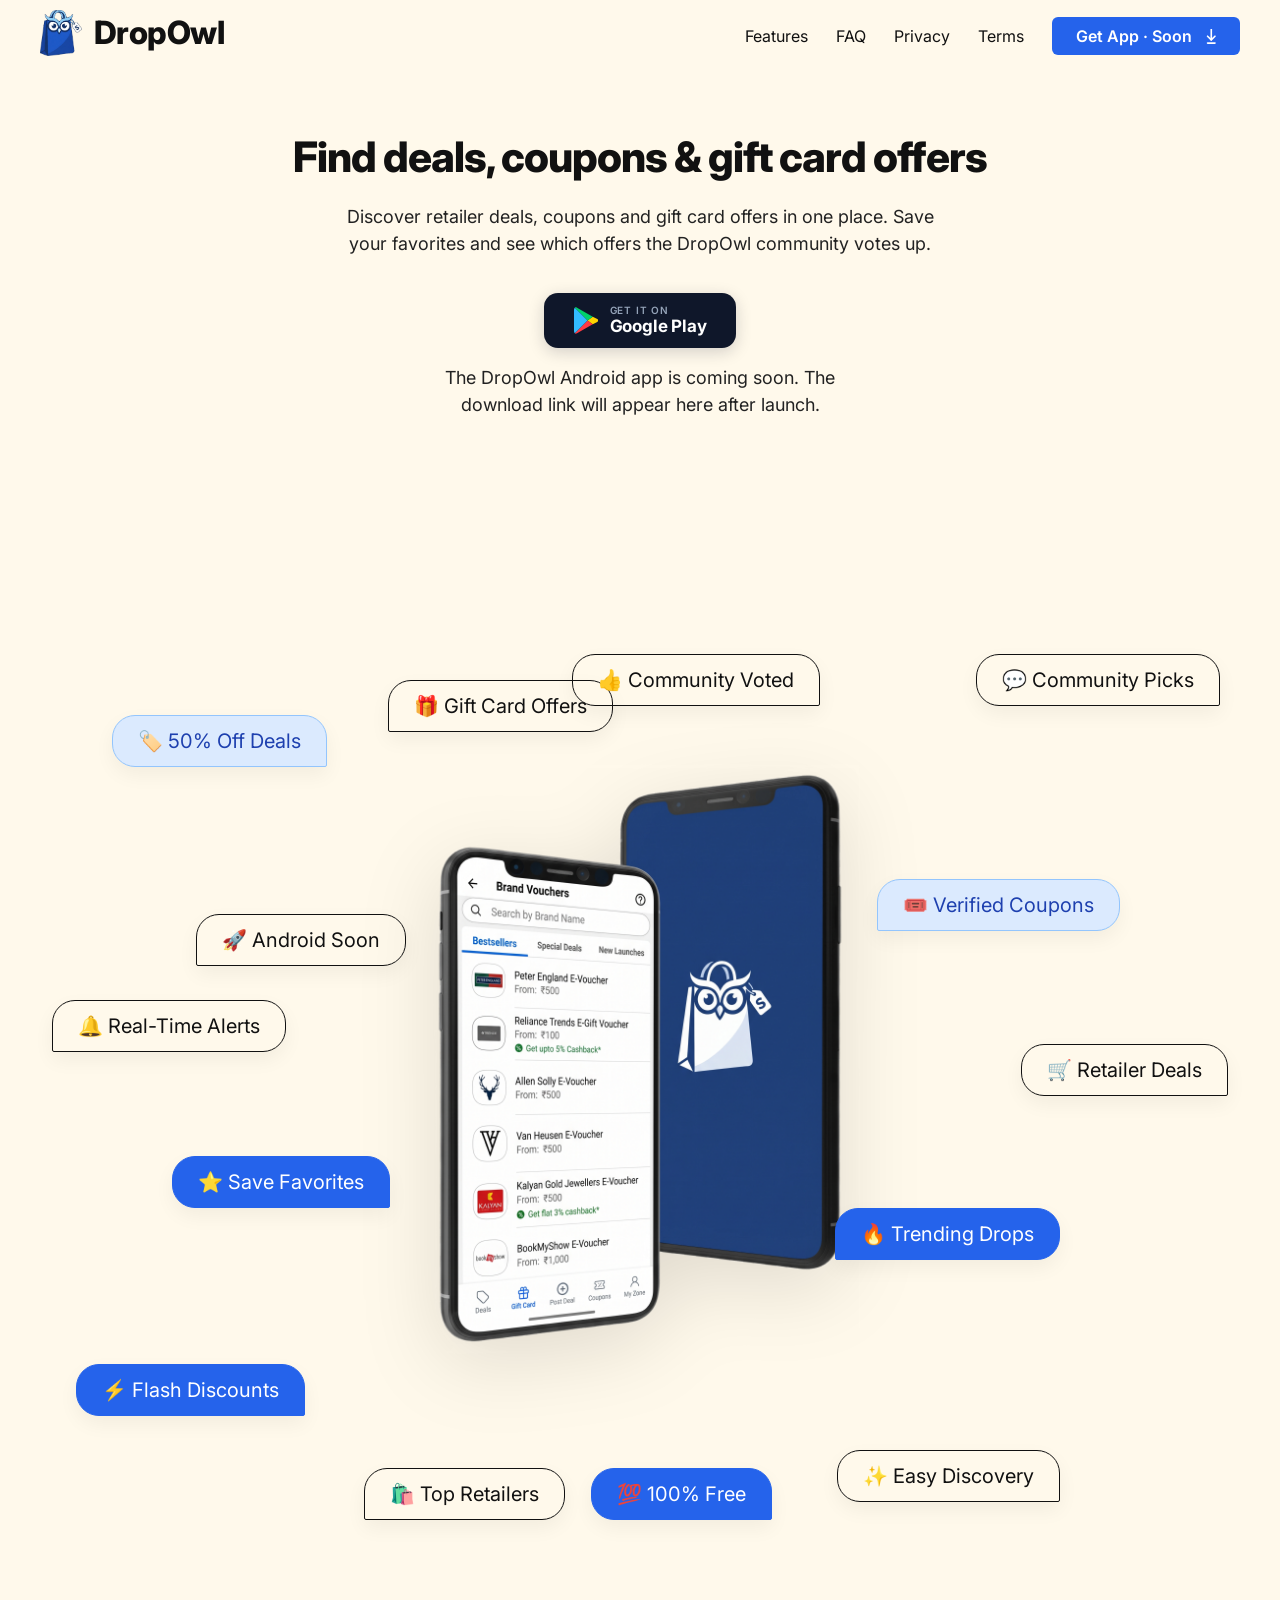
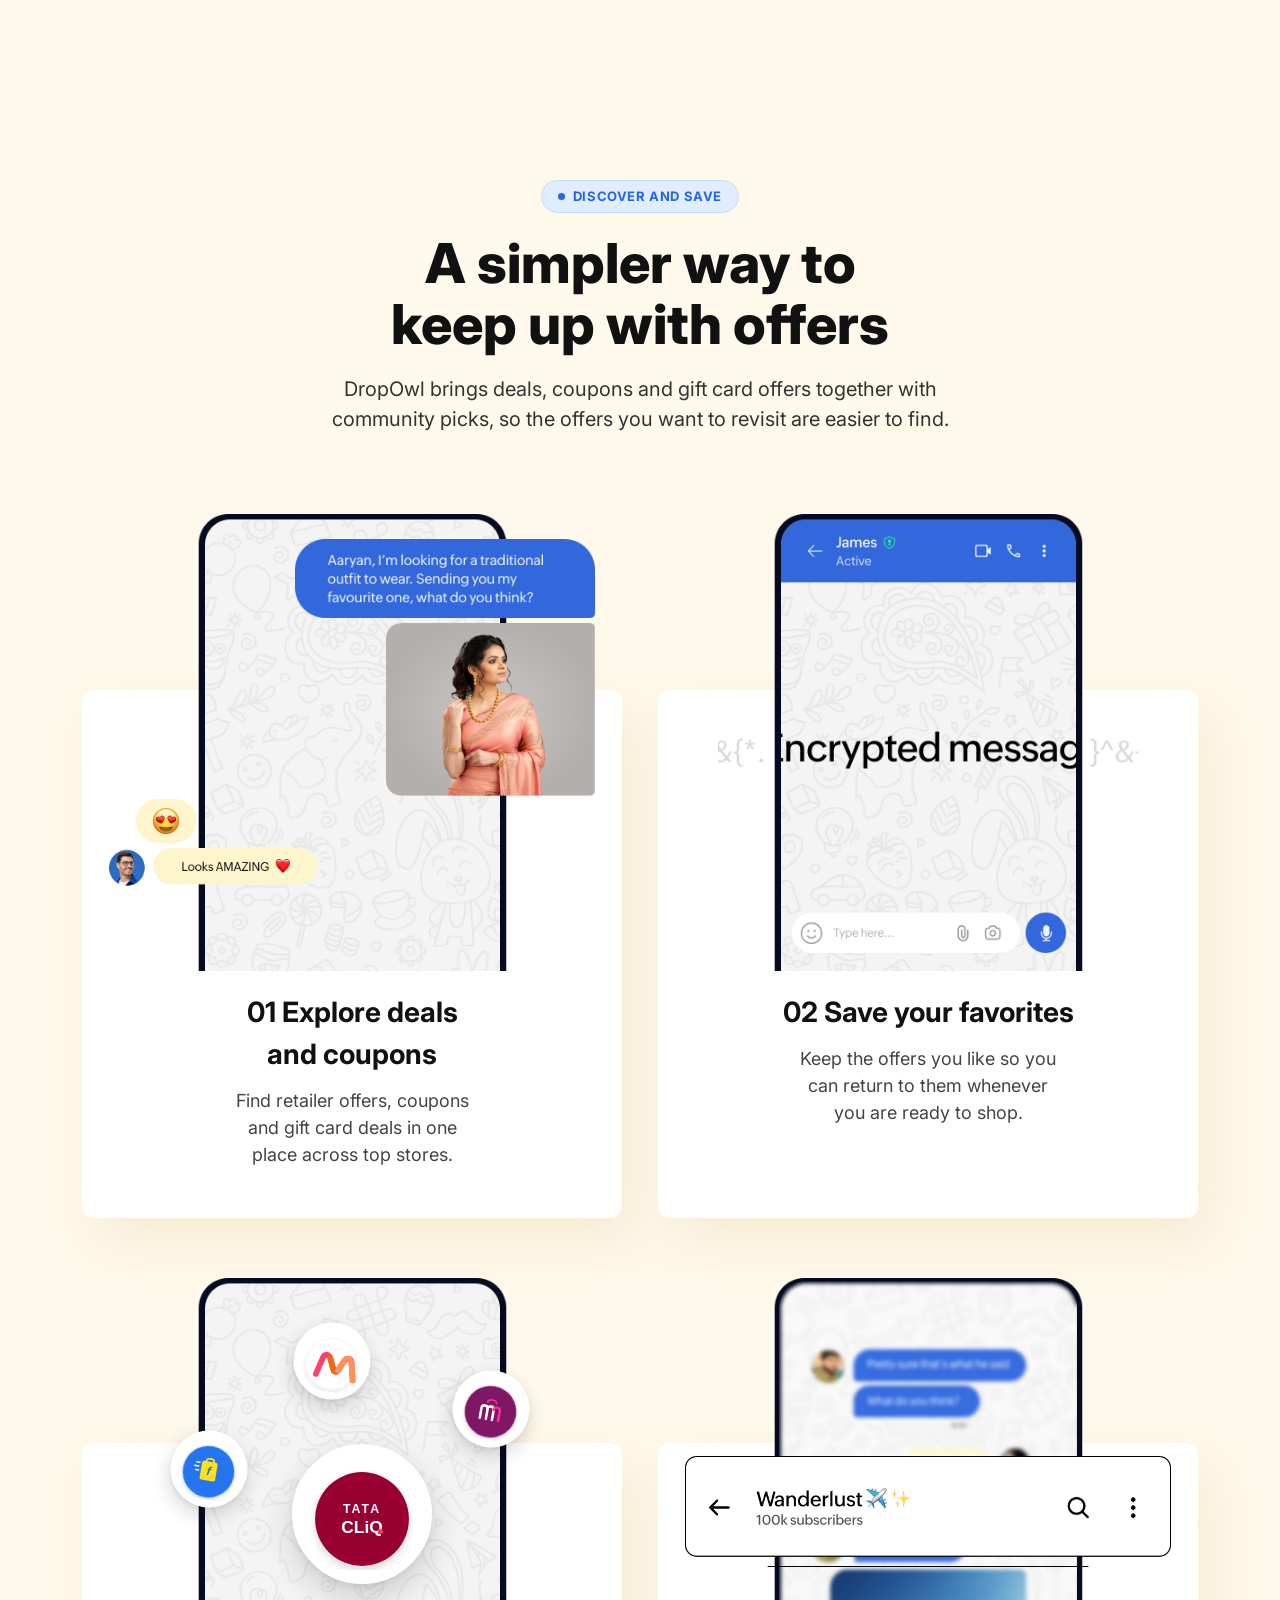
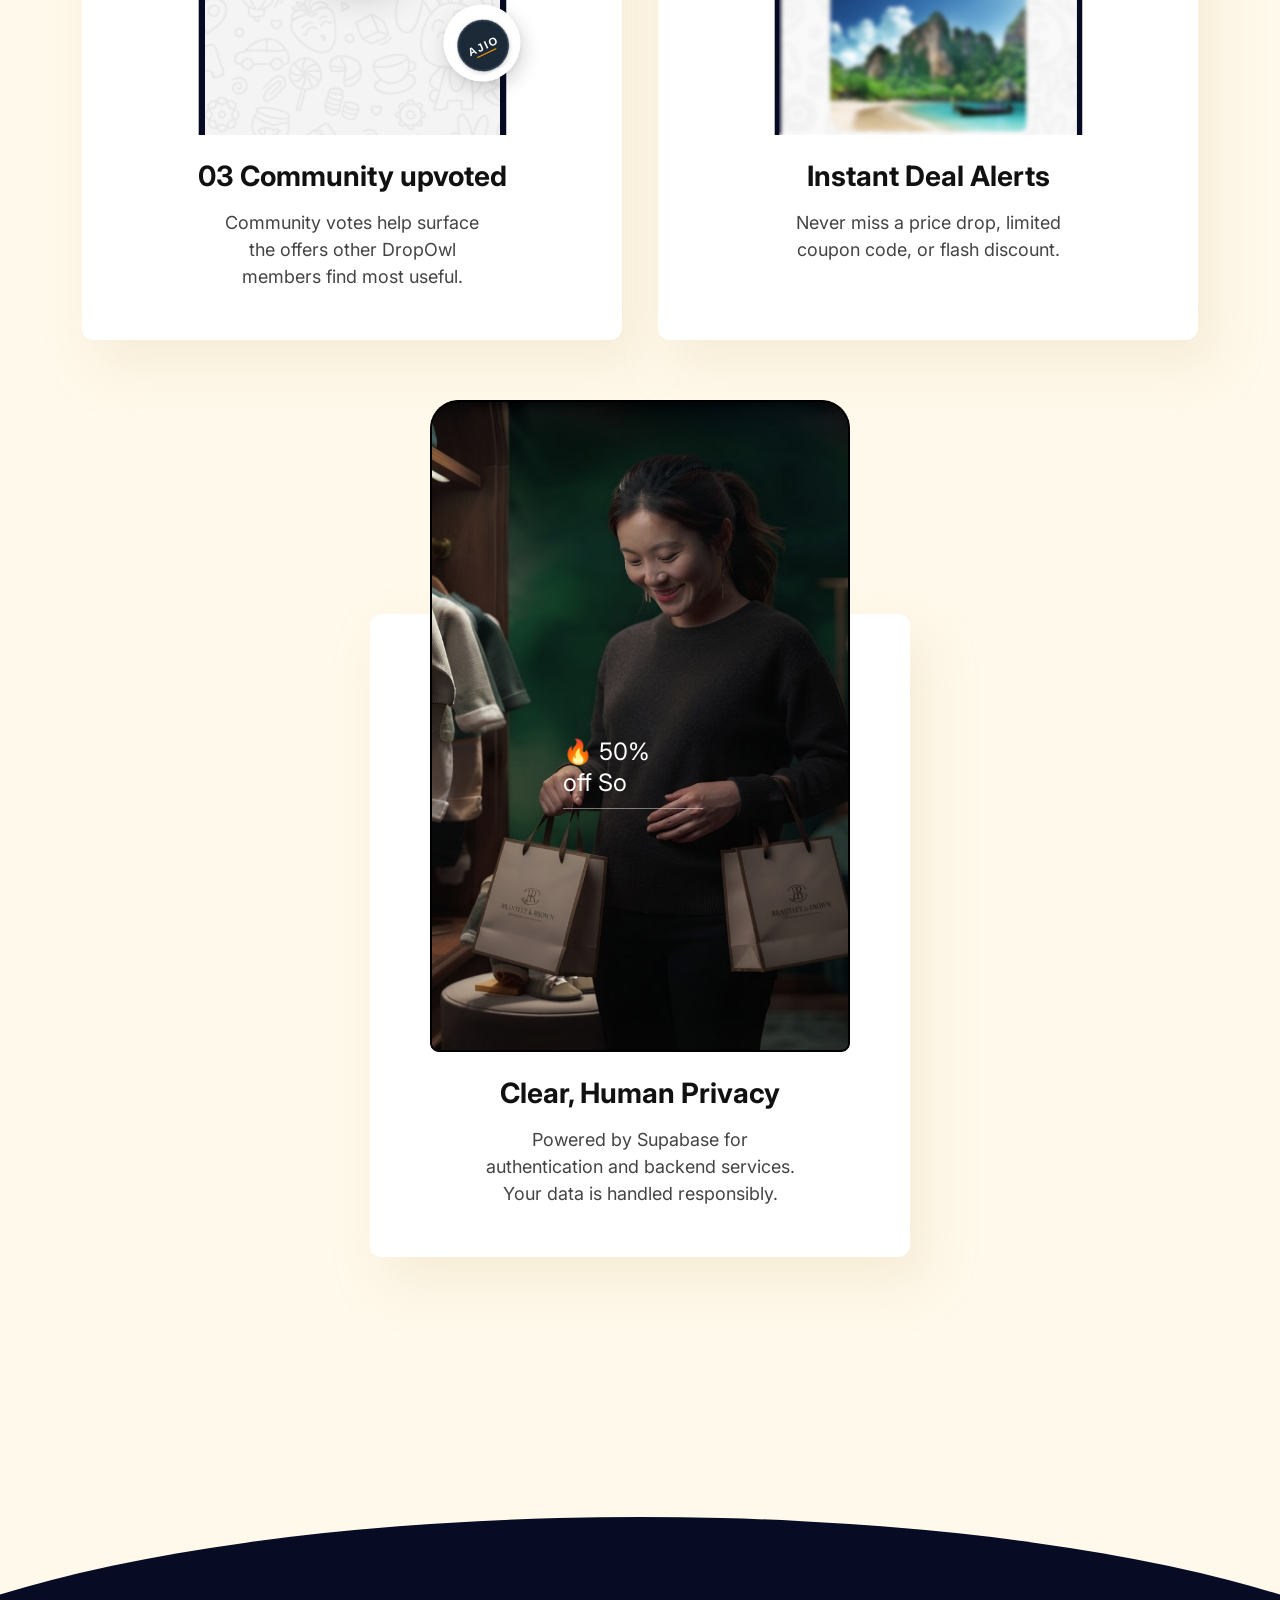
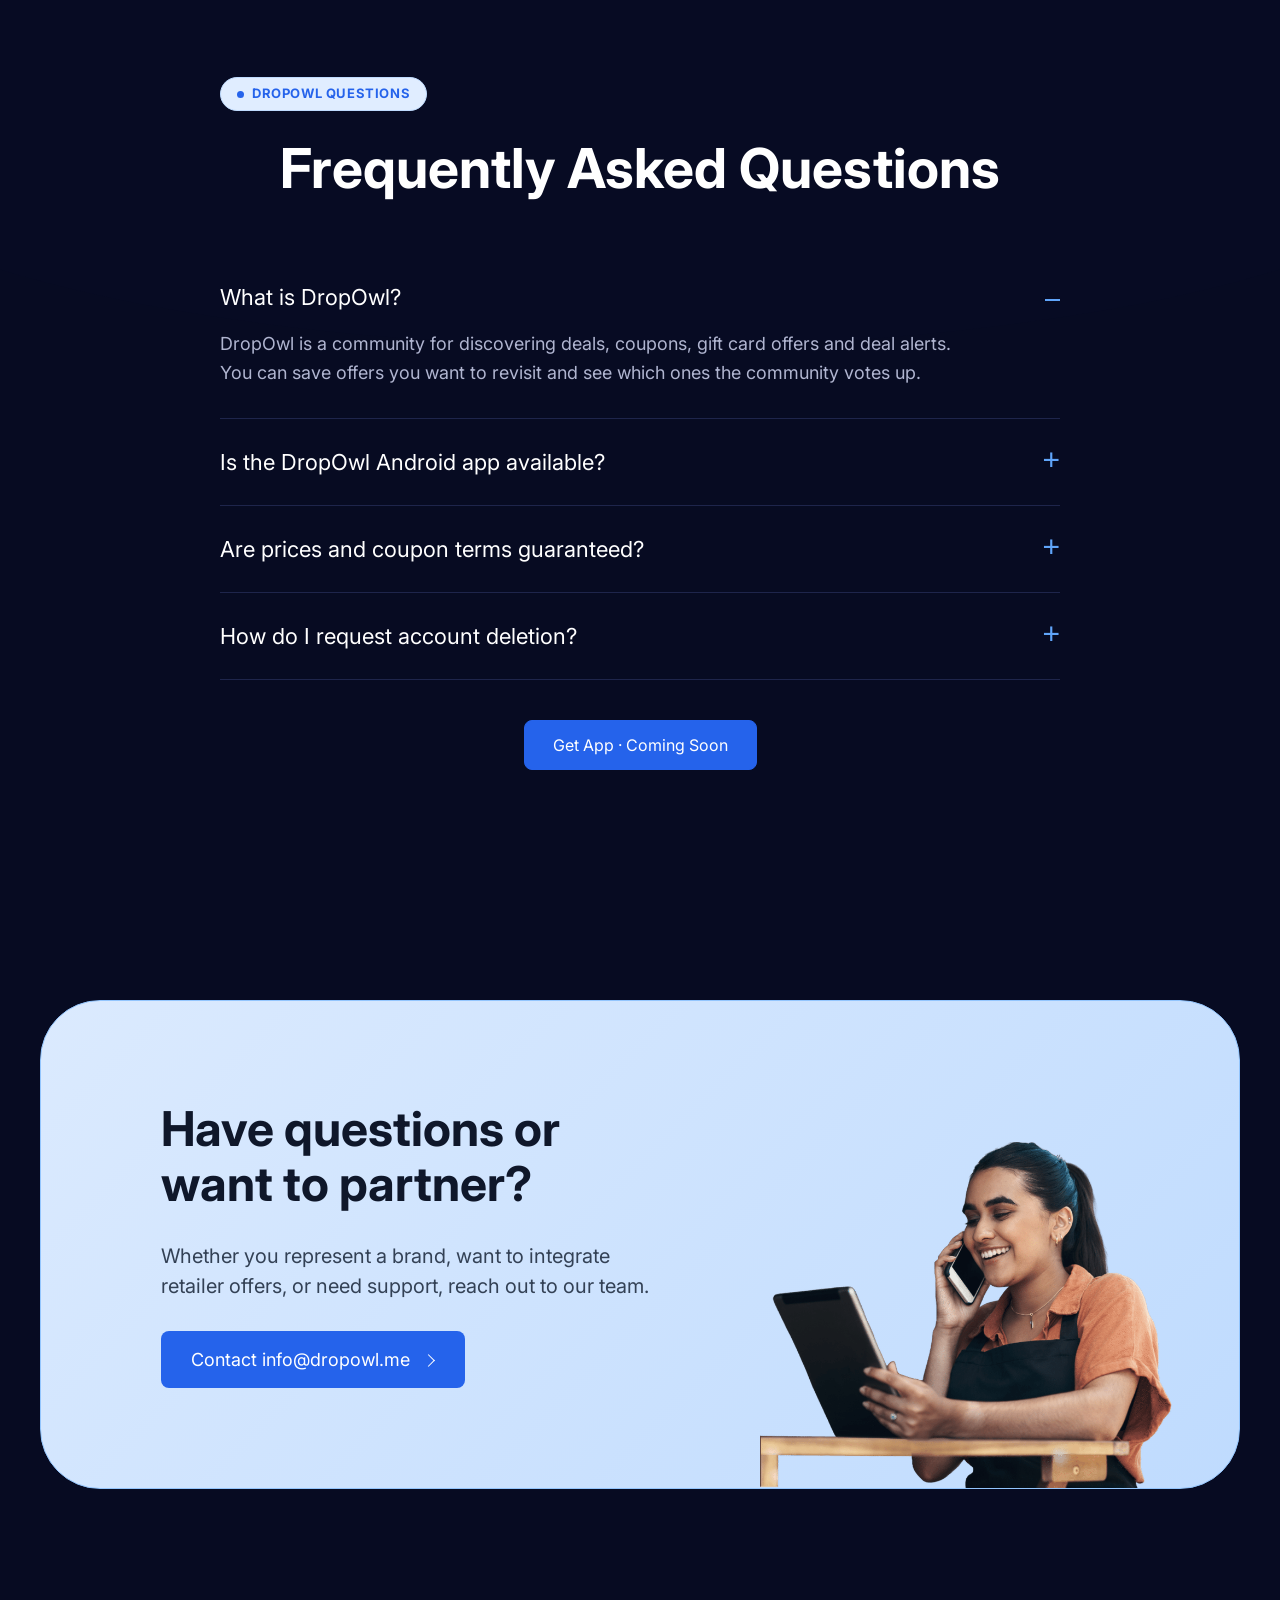
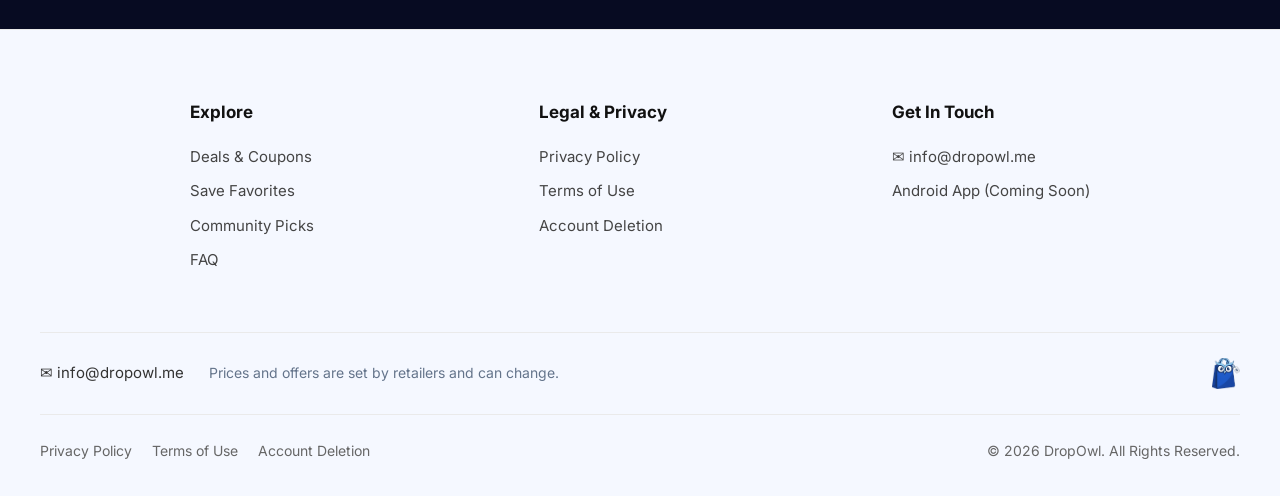
<file: index.html>
<!DOCTYPE html>
<html lang="en">
<head>
    <meta charset="utf-8">
    <meta name="viewport" content="width=device-width, initial-scale=1.0, maximum-scale=5.0">
    <title>Deals, Coupons &amp; Gift Card Offers | DropOwl</title>
    <meta name="description" content="Discover deals, coupons and gift card offers with DropOwl. Save favorites and see which offers the community votes up. Android app coming soon.">
    <link rel="icon" href="assets/brand-logo-icon.png" type="image/png">
    
    <!-- Open Graph Metadata -->
    <meta property="og:type" content="website">
    <meta property="og:site_name" content="DropOwl">
    <meta property="og:title" content="Deals, Coupons &amp; Gift Card Offers | DropOwl">
    <meta property="og:description" content="Discover deals, coupons and gift card offers with DropOwl. Save favorites and see which offers the community votes up. Android app coming soon.">
    <meta property="og:image" content="assets/brand-logo-icon.png">
    <meta property="og:url" content="https://dropowl.me/">
    <meta name="twitter:card" content="summary">

    <!-- Fonts -->
    <link rel="preconnect" href="https://fonts.googleapis.com">
    <link rel="preconnect" href="https://fonts.gstatic.com" crossorigin>
    <link href="https://fonts.googleapis.com/css2?family=Caveat:wght@600;700&family=Inter:wght@400;500;600;700;800;900&display=swap" rel="stylesheet">
    
    <!-- Stylesheet -->
    <link rel="stylesheet" href="css/style.css?v=scroll-stability-20261013g">
</head>
<body class="zw-page-6946 i18n-en">

    <!-- Top Navigation Header -->
    <header>
        <div class="zw-product-header">
            <div class="content-wrap zw-flex">
                <div class="product-title">
                    <a href="index.html" aria-label="DropOwl Home" class="brand-link">
                        <img class="product-icon brand-logo-icon" alt="DropOwl Logo" src="assets/brand-logo-icon.png">
                        <span class="brand-title-text">DropOwl</span>
                    </a>
                </div>

                <div class="product-nav-links desktop-view">
                    <ul class="arattai-menu menu nav zw-flex">
                        <li class="leaf zmenu-features">
                            <a href="#features">Features</a>
                        </li>
                        <li class="leaf zmenu-faq">
                            <a href="#faq">FAQ</a>
                        </li>
                        <li class="leaf zmenu-privacy">
                            <a href="privacy.html">Privacy</a>
                        </li>
                        <li class="leaf zmenu-terms">
                            <a href="terms.html">Terms</a>
                        </li>
                        <li class="leaf zmenu-download zwc-menu-btn">
                            <a href="#download">Get App · Soon</a>
                        </li>
                    </ul>
                </div>

                <div class="header-mobile-right mobile-view">
                    <a class="zwc-menu-btn zmenu-download-small" href="#download">Get App</a>
                </div>
            </div>
        </div>

        <!-- Mobile Drawer Navigation -->
        <div class="mobile-drawer" id="mobileDrawer">
            <div class="drawer-content">
                <ul class="mobile-nav-links">
                    <li><a href="#features" class="mobile-nav-item">Features</a></li>
                    <li><a href="#faq" class="mobile-nav-item">FAQ</a></li>
                    <li><a href="privacy.html" class="mobile-nav-item">Privacy Policy</a></li>
                    <li><a href="terms.html" class="mobile-nav-item">Terms of Use</a></li>
                    <li><a href="delete-account.html" class="mobile-nav-item">Account Deletion</a></li>
                </ul>
                <div class="mobile-cta-group">
                    <a class="zwc-download-cta zwc-blackfill-cta" href="#download">Get App · Soon</a>
                </div>
            </div>
        </div>
    </header>

    <main class="zwc-template-inner">
        <div class="zwc-pagewrapper">

            <!-- 1. Hero / Banner Section -->
            <section class="zwc-banner-sectionwrap" id="download">
                <div class="content-wrap bottom-animated middle-animated animated">
                    <div class="zwc-banner-iwrap">
                        <div class="zwc-banner-contentwrap">
                            <h1>Find deals, coupons &amp; gift card offers</h1>
                            <p>Discover retailer deals, coupons and gift card offers in one place. Save your favorites and see which offers the DropOwl community votes up.</p>
                            
                            <div class="zwc-hero-cta-center" style="display: flex; justify-content: center; align-items: center; margin: 28px auto 16px;">
                                <a class="play-badge-pill" href="#download" role="button" aria-label="Get it on Google Play">
                                    <svg class="play-symbol" viewBox="0 0 32 36" aria-hidden="true">
                                        <path d="M18 18 25 13l6 3c2 1.33 2 2.67 0 4l-6 3-7-5Z" fill="#FFD400"/>
                                        <path d="m1 35 17-17 7 5L4 35c-1.33.67-2.33.67-3 0Z" fill="#FF3A44"/>
                                        <path d="M1 1c.67-.67 1.67-.67 3 0l21 12-7 5L1 1Z" fill="#00D26A"/>
                                        <path d="M1 1 18 18 1 35c-.67-.67-1-1.67-1-3V4c0-1.33.33-2.33 1-3Z" fill="#32BBFF"/>
                                    </svg>
                                    <span class="play-badge-copy">
                                        <span class="play-badge-sub">GET IT ON</span>
                                        <strong class="play-badge-main">Google Play</strong>
                                    </span>
                                </a>
                            </div>

                            <p class="landing-download-note">The DropOwl Android app is coming soon. The download link will appear here after launch.</p>
                        </div>
                    </div>
                </div>
            </section>

            <!-- 2. Dual Phones & Feature Badges Section -->
            <section class="zwc-lang-sectionwrap sectionactive" id="features" aria-label="Features and Community Picks">
                <div class="content-wrap bottom-animated animated">
                    <div class="zwc-lang-imgwrap">
                        <div class="zwc-langimg-iwrap">
                            <img src="assets/main-image.png" class="zwc-lang-dual-img" alt="DropOwl Mobile App & Live Deals">
                        </div>

                        <!-- 14 Feature Chips in Soft Blue Theme -->
                        <span class="zwc-lang-text zwc-tamil zwc-lang-yellow-bg">🏷️ 50% Off Deals</span>
                        <span class="zwc-lang-text zwc-english zwc-lang-yellow-bg">🎟️ Verified Coupons</span>
                        <span class="zwc-lang-text zwc-punjabi">🎁 Gift Card Offers</span>
                        <span class="zwc-lang-text zwc-hindi">👍 Community Voted</span>
                        <span class="zwc-lang-text zwc-oriya">🔔 Real-Time Alerts</span>
                        <span class="zwc-lang-text zwc-arabic zwc-lang-blue-bg">⭐ Save Favorites</span>
                        <span class="zwc-lang-text zwc-telugu">🛒 Retailer Deals</span>
                        <span class="zwc-lang-text zwc-hindi1 zwc-lang-blue-bg">🔥 Trending Drops</span>
                        <span class="zwc-lang-text zwc-gujarati zwc-lang-blue-bg">⚡ Flash Discounts</span>
                        <span class="zwc-lang-text zwc-malayalam">🛍️ Top Retailers</span>
                        <span class="zwc-lang-text zwc-hindi2">✨ Easy Discovery</span>
                        <span class="zwc-lang-text zwc-turkish">💬 Community Picks</span>
                        <span class="zwc-lang-text zwc-japanese">🚀 Android Soon</span>
                        <span class="zwc-lang-text zwc-russian zwc-lang-blue-bg">💯 100% Free</span>
                    </div>
                </div>
            </section>

            <!-- 3. Features & Community Picks Section -->
            <section class="zwc-grid-sectionwrap middle-animated" id="features-detail">
                <div class="content-wrap">
                    <div class="zwc-grid-content-wrap">
                        <div class="eyebrow"><span class="eyebrow-dot" aria-hidden="true"></span>Discover and save</div>
                        <h2 aria-label="A simpler way to keep up with offers">A simpler way to keep up with offers</h2>
                        <p aria-label="DropOwl brings deals, coupons and gift card offers together with community picks, so the offers you want to revisit are easier to find.">DropOwl brings deals, coupons and gift card offers together with community picks, so the offers you want to revisit are easier to find.</p>
                    </div>
                </div>

                <div class="zwc-grid-iwrap">
                    <div class="content-wrap zwc-flex zwc-grid-row1 zwc-why-main">
                        
                        <!-- Card 1: Explore -->
                        <div class="zwc-communicate-wrap zwc-grid-box">
                            <div class="zwc-features-img" aria-hidden="true">
                                <img src="assets/mobile-bg.png" class="zwc-mobile-bg" width="320" height="348" alt="DropOwl Explore Deals">
                                <div class="zwc-chat-com">
                                    <img src="assets/communicate-bubble1.png" width="300" height="78" class="zwc-com-bubble1 zwc-com-bubble zwc-slideup-chat anim-active" alt="Deal offer">
                                    <img src="assets/chat-image.png" width="209" height="173" class="zwc-com-bubble2 zwc-com-bubble zwc-slideup-chat zwc-delay1 anim-active" alt="Deal savings">
                                    <img src="assets/communicate-bubble2.png" width="121" height="14" class="zwc-com-bubble3 zwc-com-bubble zwc-slideup-chat zwc-delay2 anim-active" alt="Coupon code">
                                    <img src="assets/communincate-bubble3.png" width="61" height="43" class="zwc-com-bubble4 zwc-com-bubble zwc-slideup-chat zwc-delay3 anim-active" alt="Gift card">
                                    <img src="assets/communicate-bubble4.png" width="209" height="37" class="zwc-com-bubble5 zwc-com-bubble zwc-slideup-chat zwc-delay4 anim-active" alt="Instant discount">
                                </div>
                            </div>
                            <div class="zwc-features-content">
                                <h3 aria-label="Explore deals and coupons">01 Explore deals and coupons</h3>
                                <p>Find retailer offers, coupons and gift card deals in one place across top stores.</p>
                            </div>
                        </div>

                        <!-- Card 2: Save favorites -->
                        <div class="zwc-share-wrap zwc-grid-box">
                            <div class="zwc-features-img" aria-hidden="true">
                                <img src="assets/end-to-end.png" width="320" height="348" alt="DropOwl Save Favorites" class="zwc-mobile-bg">
                            </div>
                            <div class="zwc-features-content">
                                <h3 aria-label="Save your favorites">02 Save your favorites</h3>
                                <p>Keep the offers you like so you can return to them whenever you are ready to shop.</p>
                            </div>
                        </div>

                        <!-- Card 3: Community votes (Retailer Partners) -->
                        <div class="zwc-emote-wrap zwc-grid-box">
                            <div class="zwc-features-img" aria-hidden="true">
                                <img src="assets/mobile-bg.png" class="zwc-mobile-bg" width="320" height="348" alt="DropOwl Community Stores">
                                <div class="zwc-emoji-wrap">
                                    <div class="zwc-emojilist zwc-brand-badge zwc-emoji1" title="Flipkart">
                                        <img src="assets/brand-flipkart.svg" alt="Flipkart">
                                    </div>
                                    <div class="zwc-emojilist zwc-brand-badge zwc-emoji2" title="Myntra">
                                        <img src="assets/brand-myntra.svg" alt="Myntra">
                                    </div>
                                    <div class="zwc-emojilist zwc-brand-badge zwc-emoji3" title="Meesho">
                                        <img src="assets/brand-meesho.svg" alt="Meesho">
                                    </div>
                                    <div class="zwc-emojilist zwc-brand-badge zwc-emoji4" title="Ajio">
                                        <img src="assets/brand-ajio.svg" alt="Ajio">
                                    </div>
                                    <div class="zwc-emojilist zwc-brand-badge zwc-emoji5" title="Tata CLiQ">
                                        <img src="assets/brand-tatacliq.svg" alt="Tata CLiQ">
                                    </div>
                                </div>
                            </div>
                            <div class="zwc-features-content">
                                <h3 aria-label="See what the community votes up">03 Community upvoted</h3>
                                <p>Community votes help surface the offers other DropOwl members find most useful.</p>
                            </div>
                        </div>

                        <!-- Card 4: Real-Time Alerts -->
                        <div class="zwc-organise-wrap zwc-grid-box">
                            <div class="zwc-features-img" aria-hidden="true">
                                <img src="assets/organise-bg.png" class="zwc-mobile-bg" width="320" height="348" alt="DropOwl Real-Time Alerts">
                                <img src="assets/organinse-bubble.png" class="zwc-organise-bubble zwc-scalein-chat" alt="Deal Alert">
                            </div>
                            <div class="zwc-features-content">
                                <h3 aria-label="Instant Deal Alerts">Instant Deal Alerts</h3>
                                <p>Never miss a price drop, limited coupon code, or flash discount.</p>
                            </div>
                        </div>

                        <!-- Card 5: Clear, Human Privacy -->
                        <div class="zwc-share-wrap zwc-grid-box" id="security">
                            <div class="zwc-features-img" aria-hidden="true">
                                <img src="assets/share-bg.png" width="320" height="348" alt="DropOwl Clear Human Privacy" class="zwc-mobile-bg">
                                <span id="zwc-share-text"></span>
                            </div>
                            <div class="zwc-features-content">
                                <h3 aria-label="Secure &amp; Private">Clear, Human Privacy</h3>
                                <p>Powered by Supabase for authentication and backend services. Your data is handled responsibly.</p>
                            </div>
                        </div>

                    </div>
                </div>
            </section>

            <!-- 4. Frequently Asked Questions (FAQ) Section -->
            <section class="zwc-faq-wrap" id="faq">
                <div class="content-wrap">
                    <div class="zwc-faq-iwrap">
                        <div class="eyebrow" style="margin: 0 auto 16px;"><span class="eyebrow-dot" aria-hidden="true"></span>DropOwl questions</div>
                        <h2>Frequently Asked Questions</h2>
                        <ul class="zwc-accordian">
                            <li class="zwc-accordian-lists active">
                                <h3>
                                    <button type="button" aria-expanded="true">What is DropOwl?</button>
                                </h3>
                                <p>DropOwl is a community for discovering deals, coupons, gift card offers and deal alerts. You can save offers you want to revisit and see which ones the community votes up.</p>
                            </li>
                            <li class="zwc-accordian-lists">
                                <h3>
                                    <button type="button" aria-expanded="false">Is the DropOwl Android app available?</button>
                                </h3>
                                <p>Not yet. The Android app is coming soon. The Google Play link on this page will be updated after launch.</p>
                            </li>
                            <li class="zwc-accordian-lists">
                                <h3>
                                    <button type="button" aria-expanded="false">Are prices and coupon terms guaranteed?</button>
                                </h3>
                                <p>No. Retailers control prices, stock, coupon terms and gift card availability, and offers can change. Check the retailer's current terms before you buy.</p>
                            </li>
                            <li class="zwc-accordian-lists">
                                <h3>
                                    <button type="button" aria-expanded="false">How do I request account deletion?</button>
                                </h3>
                                <p>You can request deletion of your account and personal data anytime. Simply email info@dropowl.me with your username, or see our <a href="delete-account.html" style="color: #2563eb; text-decoration: underline;">account deletion page</a> for full details.</p>
                            </li>
                        </ul>
                        <div class="learn-btn">
                            <a href="#download">Get App · Coming Soon</a>
                        </div>
                    </div>
                </div>
            </section>

            <!-- 5. Community & Partnerships Section -->
            <section class="zwc-footer-sectionwrap zwc-business-section" id="business">
                <div class="content-wrap">
                    <div class="zwc-footer-iwrap zwc-flex">
                        <div class="zwc-footer-content">
                            <h2 aria-label="Partner with DropOwl">Have questions or want to partner?</h2>
                            <p>Whether you represent a brand, want to integrate retailer offers, or need support, reach out to our team.</p>
                            <a class="zwc-bf-cta zwc-chevron-btn" href="mailto:info@dropowl.me">Contact info@dropowl.me</a>
                        </div>
                        <div class="zwc-business-img">
                            <img src="assets/zwc-arattai-business.png" alt="DropOwl Partner" class="logo-img" width="420" height="346">
                        </div>
                    </div>
                </div>
            </section>

        </div>
    </main>

    <!-- 6. Footer -->
    <footer class="zwf-new-footer">
        <div class="content-wrap">
            <div class="footer-links-grid">
                <div class="footer-col">
                    <h4>Explore</h4>
                    <ul>
                        <li><a href="#features">Deals & Coupons</a></li>
                        <li><a href="#features">Save Favorites</a></li>
                        <li><a href="#features">Community Picks</a></li>
                        <li><a href="#faq">FAQ</a></li>
                    </ul>
                </div>

                <div class="footer-col">
                    <h4>Legal & Privacy</h4>
                    <ul>
                        <li><a href="privacy.html">Privacy Policy</a></li>
                        <li><a href="terms.html">Terms of Use</a></li>
                        <li><a href="delete-account.html">Account Deletion</a></li>
                    </ul>
                </div>

                <div class="footer-col">
                    <h4>Get In Touch</h4>
                    <ul>
                        <li><a href="mailto:info@dropowl.me">✉ info@dropowl.me</a></li>
                        <li><a href="#download">Android App (Coming Soon)</a></li>
                    </ul>
                </div>
            </div>

            <div class="footer-bottom-row">
                <div class="footer-contacts">
                    <a href="mailto:info@dropowl.me">✉ info@dropowl.me</a>
                    <span style="color: #64748b; font-size: 14px;">Prices and offers are set by retailers and can change.</span>
                </div>
                <div class="footer-social-icons">
                    <img src="assets/brand-logo-icon.png" width="28" height="31" alt="DropOwl">
                </div>
            </div>

            <div class="footer-legal">
                <div class="legal-links">
                    <a href="privacy.html">Privacy Policy</a>
                    <a href="terms.html">Terms of Use</a>
                    <a href="delete-account.html">Account Deletion</a>
                </div>
                <p class="copyright">&copy; 2026 DropOwl. All Rights Reserved.</p>
            </div>
        </div>
    </footer>

    <!-- Interactive Script -->
    <script src="js/script.js"></script>
</body>
</html>
</file>
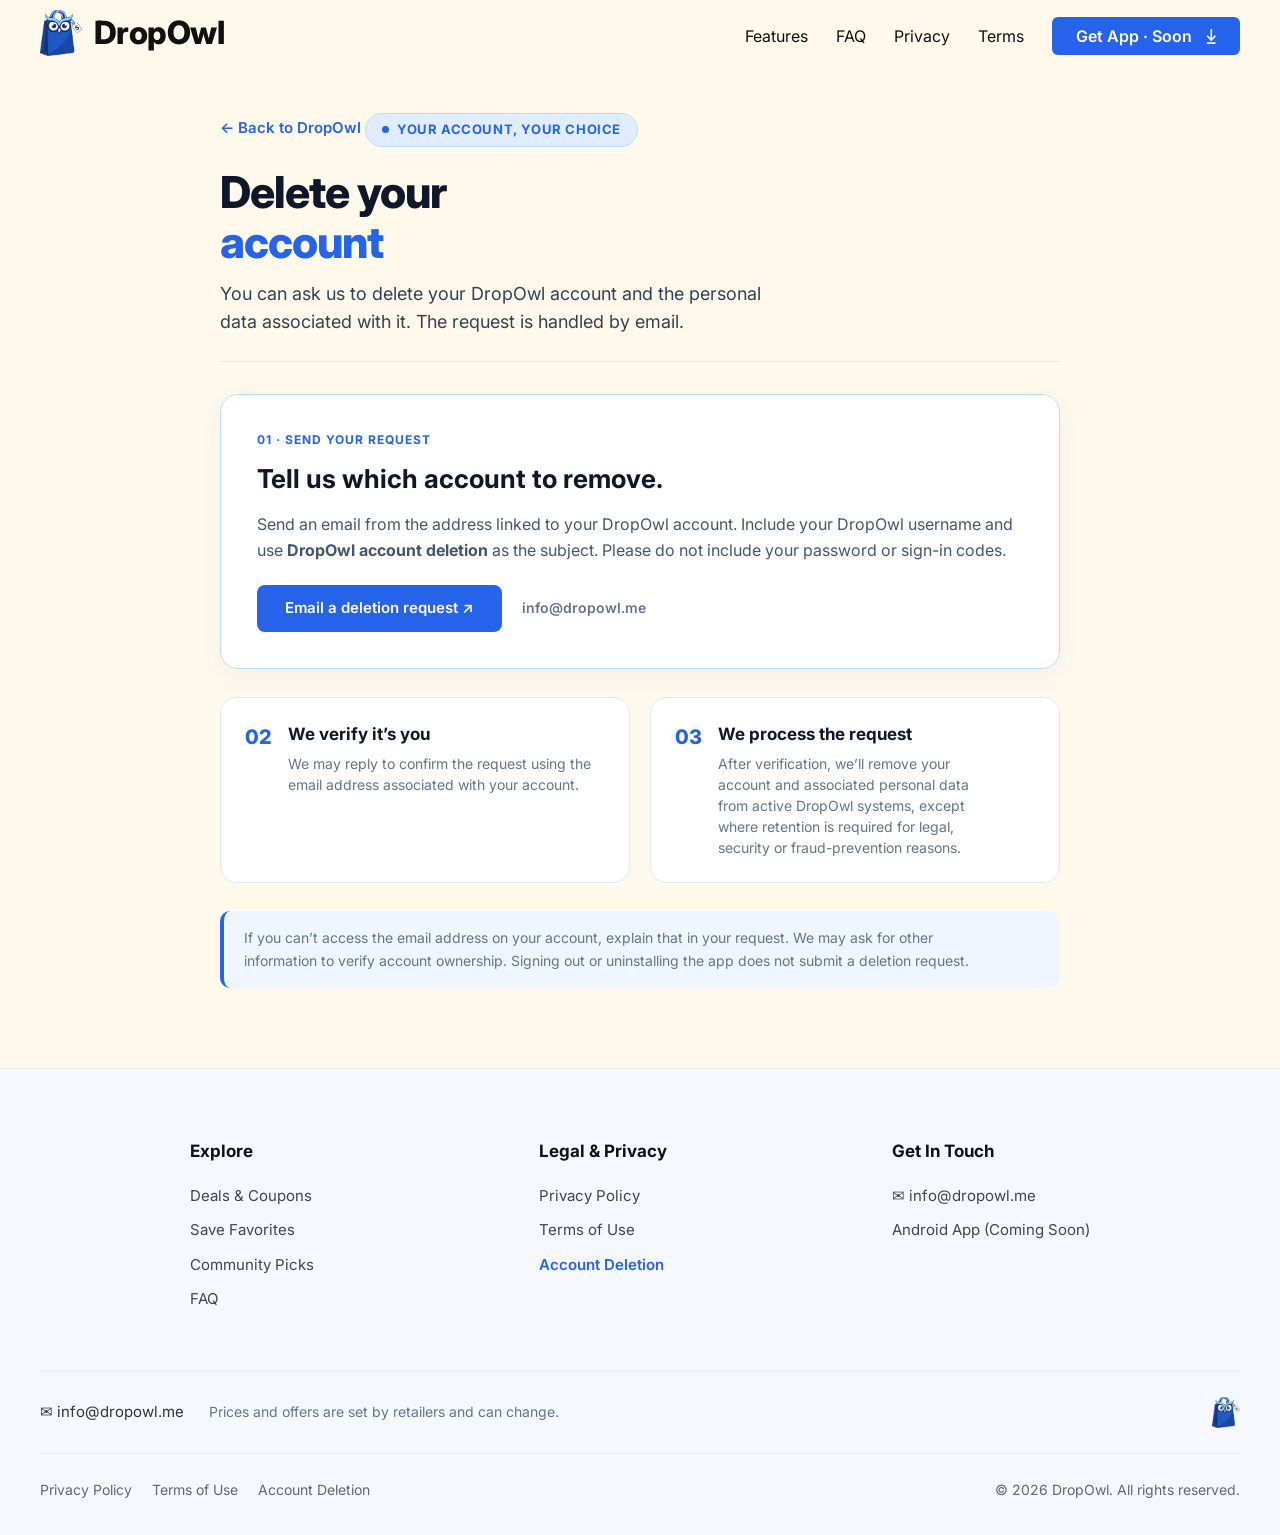
<file: delete-account.html>
<!DOCTYPE html>
<html lang="en">
<head>
    <meta charset="utf-8">
    <meta name="viewport" content="width=device-width, initial-scale=1.0, maximum-scale=5.0">
    <title>Delete Your Account | DropOwl</title>
    <meta name="description" content="Learn how to request deletion of your DropOwl account and associated personal data.">
    <link rel="icon" href="assets/brand-logo-icon.png" type="image/png">
    
    <!-- Open Graph Metadata -->
    <meta property="og:title" content="Delete Your Account | DropOwl">
    <meta property="og:description" content="Learn how to request deletion of your DropOwl account and associated personal data.">
    <meta property="og:image" content="assets/brand-logo-icon.png">
    <meta property="og:type" content="website">

    <!-- Fonts -->
    <link rel="preconnect" href="https://fonts.googleapis.com">
    <link rel="preconnect" href="https://fonts.gstatic.com" crossorigin>
    <link href="https://fonts.googleapis.com/css2?family=Caveat:wght@600;700&family=Inter:wght@400;500;600;700;800;900&display=swap" rel="stylesheet">
    
    <!-- Stylesheet -->
    <link rel="stylesheet" href="css/style.css?v=scroll-stability-20261013g">
</head>
<body class="zw-page-6946 i18n-en">

    <!-- Top Navigation Header -->
    <header>
        <div class="zw-product-header">
            <div class="content-wrap zw-flex">
                <div class="product-title">
                    <a href="index.html" aria-label="DropOwl Home" class="brand-link">
                        <img class="product-icon brand-logo-icon" alt="DropOwl Logo" src="assets/brand-logo-icon.png">
                        <span class="brand-title-text">DropOwl</span>
                    </a>
                </div>

                <div class="product-nav-links desktop-view">
                    <ul class="arattai-menu menu nav zw-flex">
                        <li class="leaf zmenu-features">
                            <a href="index.html#features">Features</a>
                        </li>
                        <li class="leaf zmenu-faq">
                            <a href="index.html#faq">FAQ</a>
                        </li>
                        <li class="leaf zmenu-privacy">
                            <a href="privacy.html">Privacy</a>
                        </li>
                        <li class="leaf zmenu-terms">
                            <a href="terms.html">Terms</a>
                        </li>
                        <li class="leaf zmenu-download zwc-menu-btn">
                            <a href="index.html#download">Get App · Soon</a>
                        </li>
                    </ul>
                </div>

                <div class="header-mobile-right mobile-view">
                    <a class="zwc-menu-btn zmenu-download-small" href="index.html#download">Get App</a>
                    <button class="mobile-menu-toggle" id="menuToggle" aria-label="Toggle navigation menu" aria-expanded="false">
                        <span></span>
                        <span></span>
                        <span></span>
                    </button>
                </div>
            </div>
        </div>

        <!-- Mobile Drawer Navigation -->
        <div class="mobile-drawer" id="mobileDrawer">
            <div class="drawer-content">
                <ul class="mobile-nav-links">
                    <li><a href="index.html#features" class="mobile-nav-item">Features</a></li>
                    <li><a href="index.html#faq" class="mobile-nav-item">FAQ</a></li>
                    <li><a href="privacy.html" class="mobile-nav-item">Privacy Policy</a></li>
                    <li><a href="terms.html" class="mobile-nav-item">Terms of Use</a></li>
                    <li><a href="delete-account.html" class="mobile-nav-item" style="color: #2563eb; font-weight: 700;">Account Deletion</a></li>
                </ul>
                <div class="mobile-cta-group">
                    <a class="zwc-download-cta zwc-blackfill-cta" href="index.html#download">Get App · Soon</a>
                </div>
            </div>
        </div>
    </header>

    <main class="zwc-template-inner">
        <div class="zwc-pagewrapper">
            <div class="legal-main">
                <a class="back-link" href="index.html">← Back to DropOwl</a>
                <div class="eyebrow"><span class="eyebrow-dot"></span> YOUR ACCOUNT, YOUR CHOICE</div>
                <h1>Delete your<br><span>account</span></h1>
                <p class="legal-lede">You can ask us to delete your DropOwl account and the personal data associated with it. The request is handled by email.</p>

                <section class="request-panel">
                    <div class="request-count">01 <span>·</span> SEND YOUR REQUEST</div>
                    <h2>Tell us which account to remove.</h2>
                    <p>Send an email from the address linked to your DropOwl account. Include your DropOwl username and use <strong>DropOwl account deletion</strong> as the subject. Please do not include your password or sign-in codes.</p>
                    <a class="request-button" href="mailto:info@dropowl.me?subject=DropOwl%20account%20deletion&body=Please%20delete%20my%20DropOwl%20account.%0A%0AUsername%3A%20%0AEmail%20used%20for%20my%20account%3A%20">Email a deletion request ↗</a>
                    <span class="email-placeholder">info@dropowl.me</span>
                </section>

                <section class="request-steps">
                    <article>
                        <span>02</span>
                        <div>
                            <h3>We verify it’s you</h3>
                            <p>We may reply to confirm the request using the email address associated with your account.</p>
                        </div>
                    </article>
                    <article>
                        <span>03</span>
                        <div>
                            <h3>We process the request</h3>
                            <p>After verification, we’ll remove your account and associated personal data from active DropOwl systems, except where retention is required for legal, security or fraud-prevention reasons.</p>
                        </div>
                    </article>
                </section>

                <p class="legal-footnote">If you can’t access the email address on your account, explain that in your request. We may ask for other information to verify account ownership. Signing out or uninstalling the app does not submit a deletion request.</p>
            </div>
        </div>
    </main>

    <!-- Footer -->
    <footer class="zwf-new-footer">
        <div class="content-wrap">
            <div class="footer-links-grid">
                <div class="footer-col">
                    <h4>Explore</h4>
                    <ul>
                        <li><a href="index.html#features">Deals & Coupons</a></li>
                        <li><a href="index.html#features">Save Favorites</a></li>
                        <li><a href="index.html#features">Community Picks</a></li>
                        <li><a href="index.html#faq">FAQ</a></li>
                    </ul>
                </div>

                <div class="footer-col">
                    <h4>Legal & Privacy</h4>
                    <ul>
                        <li><a href="privacy.html">Privacy Policy</a></li>
                        <li><a href="terms.html">Terms of Use</a></li>
                        <li><a href="delete-account.html" style="color: #2563eb; font-weight: 600;">Account Deletion</a></li>
                    </ul>
                </div>

                <div class="footer-col">
                    <h4>Get In Touch</h4>
                    <ul>
                        <li><a href="mailto:info@dropowl.me">✉ info@dropowl.me</a></li>
                        <li><a href="index.html#download">Android App (Coming Soon)</a></li>
                    </ul>
                </div>
            </div>

            <div class="footer-bottom-row">
                <div class="footer-contacts">
                    <a href="mailto:info@dropowl.me">✉ info@dropowl.me</a>
                    <span style="color: #64748b; font-size: 14px;">Prices and offers are set by retailers and can change.</span>
                </div>
                <div class="footer-social-icons">
                    <img src="assets/brand-logo-icon.png" width="28" height="31" alt="DropOwl">
                </div>
            </div>

            <div class="footer-legal">
                <div class="legal-links">
                    <a href="privacy.html">Privacy Policy</a>
                    <a href="terms.html">Terms of Use</a>
                    <a href="delete-account.html">Account Deletion</a>
                </div>
                <p class="copyright">&copy; 2026 DropOwl. All rights reserved.</p>
            </div>
        </div>
    </footer>

    <!-- Interactive Script -->
    <script src="js/script.js"></script>
</body>
</html>
</file>
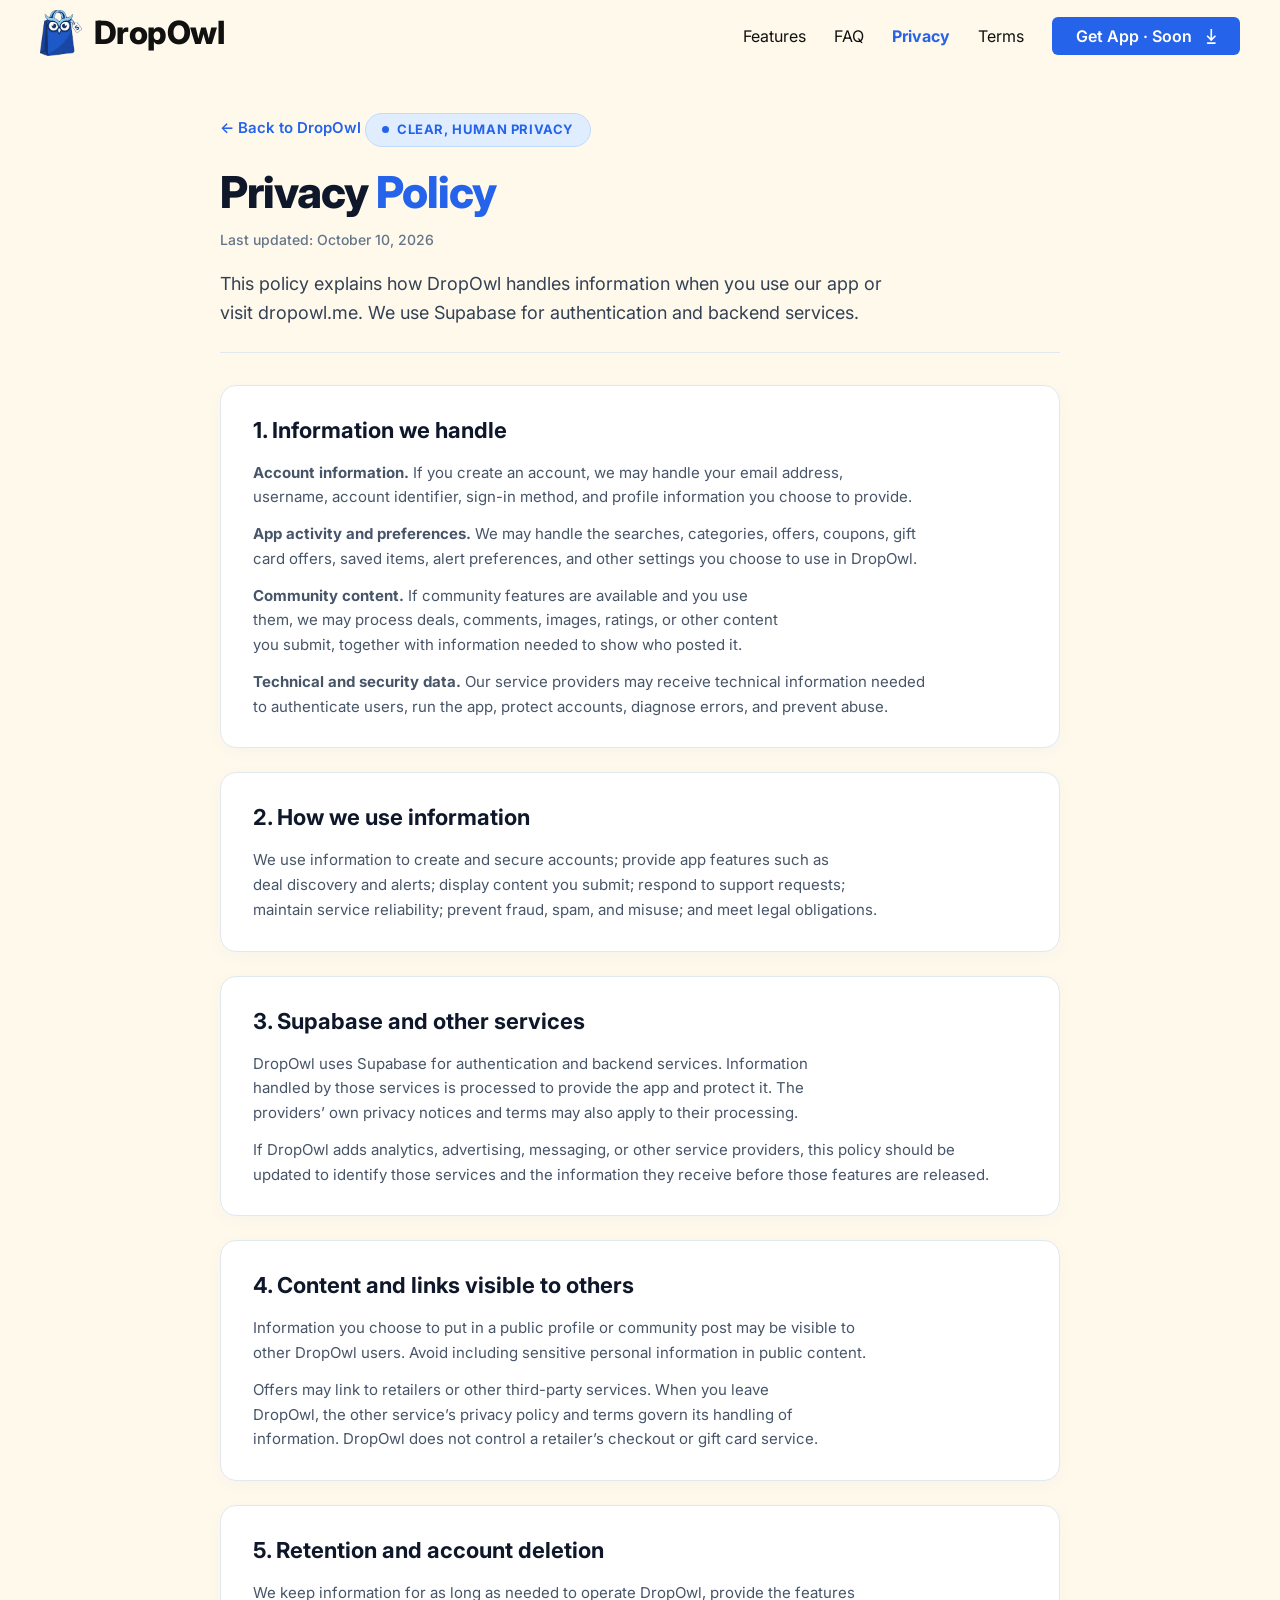
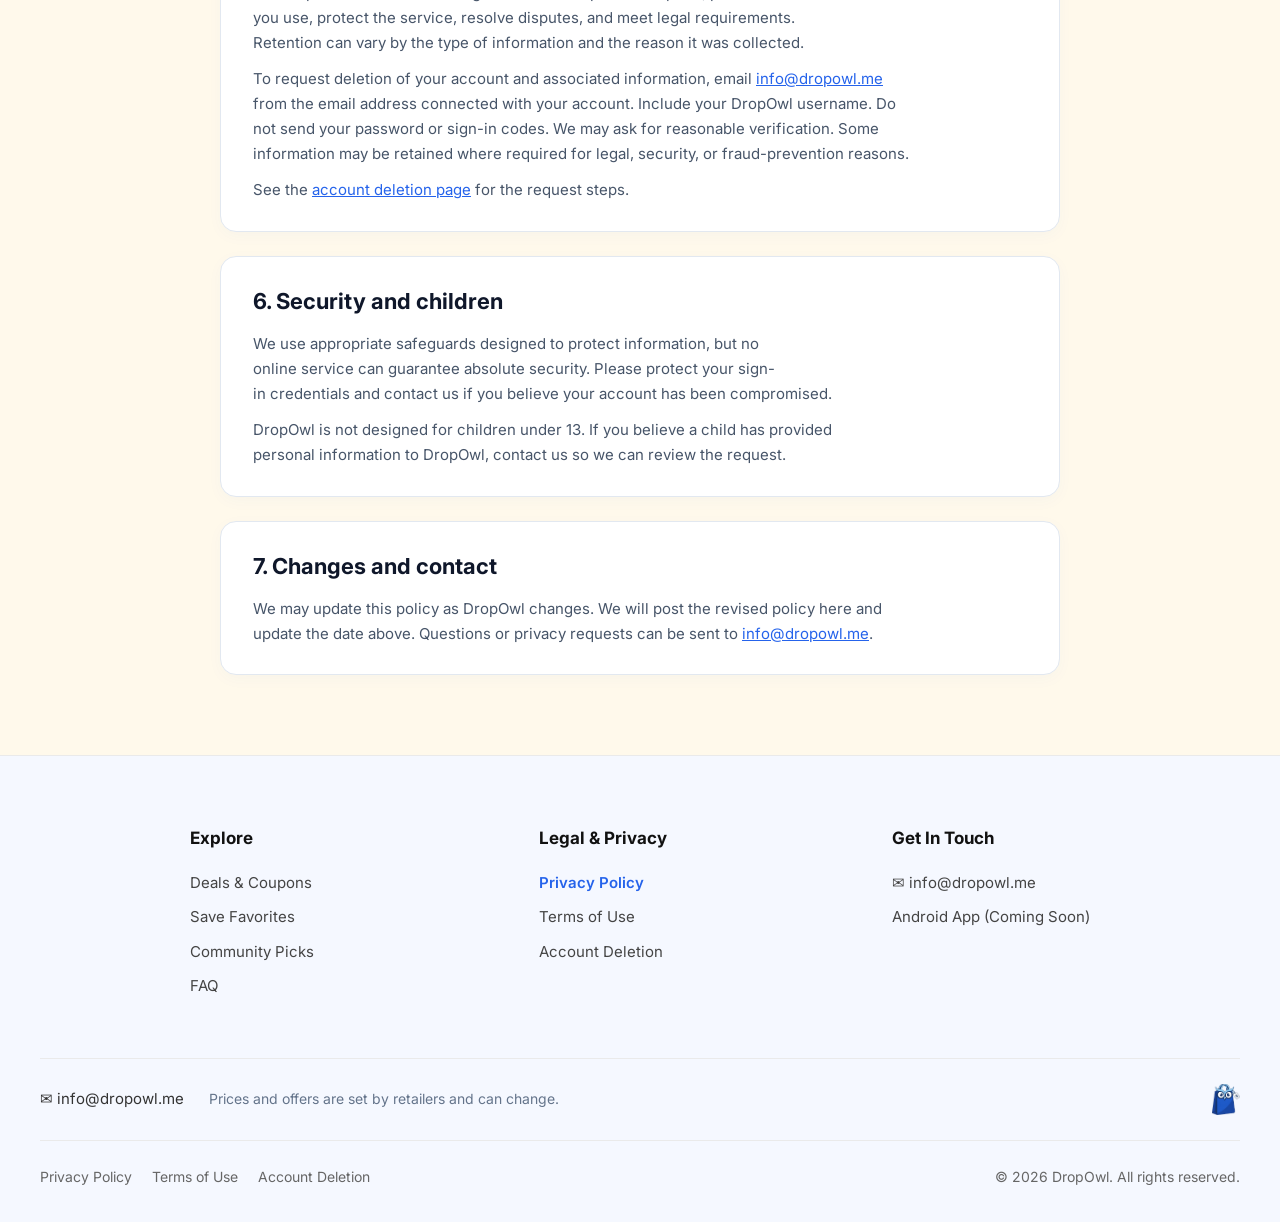
<file: privacy.html>
<!DOCTYPE html>
<html lang="en">
<head>
    <meta charset="utf-8">
    <meta name="viewport" content="width=device-width, initial-scale=1.0, maximum-scale=5.0">
    <title>Privacy Policy | DropOwl</title>
    <meta name="description" content="Read the DropOwl Privacy Policy to learn how account information, app activity, alerts and support requests are handled.">
    <link rel="icon" href="assets/brand-logo-icon.png" type="image/png">
    
    <!-- Open Graph Metadata -->
    <meta property="og:title" content="Privacy Policy | DropOwl">
    <meta property="og:description" content="Read the DropOwl Privacy Policy to learn how account information, app activity, alerts and support requests are handled.">
    <meta property="og:image" content="assets/brand-logo-icon.png">
    <meta property="og:type" content="website">

    <!-- Fonts -->
    <link rel="preconnect" href="https://fonts.googleapis.com">
    <link rel="preconnect" href="https://fonts.gstatic.com" crossorigin>
    <link href="https://fonts.googleapis.com/css2?family=Caveat:wght@600;700&family=Inter:wght@400;500;600;700;800;900&display=swap" rel="stylesheet">
    
    <!-- Stylesheet -->
    <link rel="stylesheet" href="css/style.css?v=scroll-stability-20261013g">
</head>
<body class="zw-page-6946 i18n-en">

    <!-- Top Navigation Header -->
    <header>
        <div class="zw-product-header">
            <div class="content-wrap zw-flex">
                <div class="product-title">
                    <a href="index.html" aria-label="DropOwl Home" class="brand-link">
                        <img class="product-icon brand-logo-icon" alt="DropOwl Logo" src="assets/brand-logo-icon.png">
                        <span class="brand-title-text">DropOwl</span>
                    </a>
                </div>

                <div class="product-nav-links desktop-view">
                    <ul class="arattai-menu menu nav zw-flex">
                        <li class="leaf zmenu-features">
                            <a href="index.html#features">Features</a>
                        </li>
                        <li class="leaf zmenu-faq">
                            <a href="index.html#faq">FAQ</a>
                        </li>
                        <li class="leaf zmenu-privacy">
                            <a href="privacy.html" style="color: #2563eb; font-weight: 700;">Privacy</a>
                        </li>
                        <li class="leaf zmenu-terms">
                            <a href="terms.html">Terms</a>
                        </li>
                        <li class="leaf zmenu-download zwc-menu-btn">
                            <a href="index.html#download">Get App · Soon</a>
                        </li>
                    </ul>
                </div>

                <div class="header-mobile-right mobile-view">
                    <a class="zwc-menu-btn zmenu-download-small" href="index.html#download">Get App</a>
                    <button class="mobile-menu-toggle" id="menuToggle" aria-label="Toggle navigation menu" aria-expanded="false">
                        <span></span>
                        <span></span>
                        <span></span>
                    </button>
                </div>
            </div>
        </div>

        <!-- Mobile Drawer Navigation -->
        <div class="mobile-drawer" id="mobileDrawer">
            <div class="drawer-content">
                <ul class="mobile-nav-links">
                    <li><a href="index.html#features" class="mobile-nav-item">Features</a></li>
                    <li><a href="index.html#faq" class="mobile-nav-item">FAQ</a></li>
                    <li><a href="privacy.html" class="mobile-nav-item" style="color: #2563eb; font-weight: 700;">Privacy Policy</a></li>
                    <li><a href="terms.html" class="mobile-nav-item">Terms of Use</a></li>
                    <li><a href="delete-account.html" class="mobile-nav-item">Account Deletion</a></li>
                </ul>
                <div class="mobile-cta-group">
                    <a class="zwc-download-cta zwc-blackfill-cta" href="index.html#download">Get App · Soon</a>
                </div>
            </div>
        </div>
    </header>

    <main class="zwc-template-inner">
        <div class="zwc-pagewrapper">
            <div class="legal-main">
                <a class="back-link" href="index.html">← Back to DropOwl</a>
                <div class="eyebrow"><span class="eyebrow-dot"></span> CLEAR, HUMAN PRIVACY</div>
                <h1>Privacy <span>Policy</span></h1>
                <p class="policy-updated">Last updated: October 10, 2026</p>
                <p class="legal-lede">This policy explains how DropOwl handles information when you use our app or visit dropowl.me. We use Supabase for authentication and backend services.</p>

                <section class="policy-section" id="information">
                    <h2>1. Information we handle</h2>
                    <p><strong>Account information.</strong> If you create an account, we may handle your email address, username, account identifier, sign-in method, and profile information you choose to provide.</p>
                    <p><strong>App activity and preferences.</strong> We may handle the searches, categories, offers, coupons, gift card offers, saved items, alert preferences, and other settings you choose to use in DropOwl.</p>
                    <p><strong>Community content.</strong> If community features are available and you use them, we may process deals, comments, images, ratings, or other content you submit, together with information needed to show who posted it.</p>
                    <p><strong>Technical and security data.</strong> Our service providers may receive technical information needed to authenticate users, run the app, protect accounts, diagnose errors, and prevent abuse.</p>
                </section>

                <section class="policy-section" id="uses">
                    <h2>2. How we use information</h2>
                    <p>We use information to create and secure accounts; provide app features such as deal discovery and alerts; display content you submit; respond to support requests; maintain service reliability; prevent fraud, spam, and misuse; and meet legal obligations.</p>
                </section>

                <section class="policy-section" id="providers">
                    <h2>3. Supabase and other services</h2>
                    <p>DropOwl uses Supabase for authentication and backend services. Information handled by those services is processed to provide the app and protect it. The providers’ own privacy notices and terms may also apply to their processing.</p>
                    <p>If DropOwl adds analytics, advertising, messaging, or other service providers, this policy should be updated to identify those services and the information they receive before those features are released.</p>
                </section>

                <section class="policy-section" id="visibility">
                    <h2>4. Content and links visible to others</h2>
                    <p>Information you choose to put in a public profile or community post may be visible to other DropOwl users. Avoid including sensitive personal information in public content.</p>
                    <p>Offers may link to retailers or other third-party services. When you leave DropOwl, the other service’s privacy policy and terms govern its handling of information. DropOwl does not control a retailer’s checkout or gift card service.</p>
                </section>

                <section class="policy-section" id="retention">
                    <h2>5. Retention and account deletion</h2>
                    <p>We keep information for as long as needed to operate DropOwl, provide the features you use, protect the service, resolve disputes, and meet legal requirements. Retention can vary by the type of information and the reason it was collected.</p>
                    <p>To request deletion of your account and associated information, email <a href="mailto:info@dropowl.me?subject=DropOwl%20account%20deletion">info@dropowl.me</a> from the email address connected with your account. Include your DropOwl username. Do not send your password or sign-in codes. We may ask for reasonable verification. Some information may be retained where required for legal, security, or fraud-prevention reasons.</p>
                    <p>See the <a href="delete-account.html">account deletion page</a> for the request steps.</p>
                </section>

                <section class="policy-section" id="security-children">
                    <h2>6. Security and children</h2>
                    <p>We use appropriate safeguards designed to protect information, but no online service can guarantee absolute security. Please protect your sign-in credentials and contact us if you believe your account has been compromised.</p>
                    <p>DropOwl is not designed for children under 13. If you believe a child has provided personal information to DropOwl, contact us so we can review the request.</p>
                </section>

                <section class="policy-section" id="updates-contact">
                    <h2>7. Changes and contact</h2>
                    <p>We may update this policy as DropOwl changes. We will post the revised policy here and update the date above. Questions or privacy requests can be sent to <a href="mailto:info@dropowl.me">info@dropowl.me</a>.</p>
                </section>
            </div>
        </div>
    </main>

    <!-- Footer -->
    <footer class="zwf-new-footer">
        <div class="content-wrap">
            <div class="footer-links-grid">
                <div class="footer-col">
                    <h4>Explore</h4>
                    <ul>
                        <li><a href="index.html#features">Deals & Coupons</a></li>
                        <li><a href="index.html#features">Save Favorites</a></li>
                        <li><a href="index.html#features">Community Picks</a></li>
                        <li><a href="index.html#faq">FAQ</a></li>
                    </ul>
                </div>

                <div class="footer-col">
                    <h4>Legal & Privacy</h4>
                    <ul>
                        <li><a href="privacy.html" style="color: #2563eb; font-weight: 600;">Privacy Policy</a></li>
                        <li><a href="terms.html">Terms of Use</a></li>
                        <li><a href="delete-account.html">Account Deletion</a></li>
                    </ul>
                </div>

                <div class="footer-col">
                    <h4>Get In Touch</h4>
                    <ul>
                        <li><a href="mailto:info@dropowl.me">✉ info@dropowl.me</a></li>
                        <li><a href="index.html#download">Android App (Coming Soon)</a></li>
                    </ul>
                </div>
            </div>

            <div class="footer-bottom-row">
                <div class="footer-contacts">
                    <a href="mailto:info@dropowl.me">✉ info@dropowl.me</a>
                    <span style="color: #64748b; font-size: 14px;">Prices and offers are set by retailers and can change.</span>
                </div>
                <div class="footer-social-icons">
                    <img src="assets/brand-logo-icon.png" width="28" height="31" alt="DropOwl">
                </div>
            </div>

            <div class="footer-legal">
                <div class="legal-links">
                    <a href="privacy.html">Privacy Policy</a>
                    <a href="terms.html">Terms of Use</a>
                    <a href="delete-account.html">Account Deletion</a>
                </div>
                <p class="copyright">&copy; 2026 DropOwl. All rights reserved.</p>
            </div>
        </div>
    </footer>

    <!-- Interactive Script -->
    <script src="js/script.js"></script>
</body>
</html>
</file>
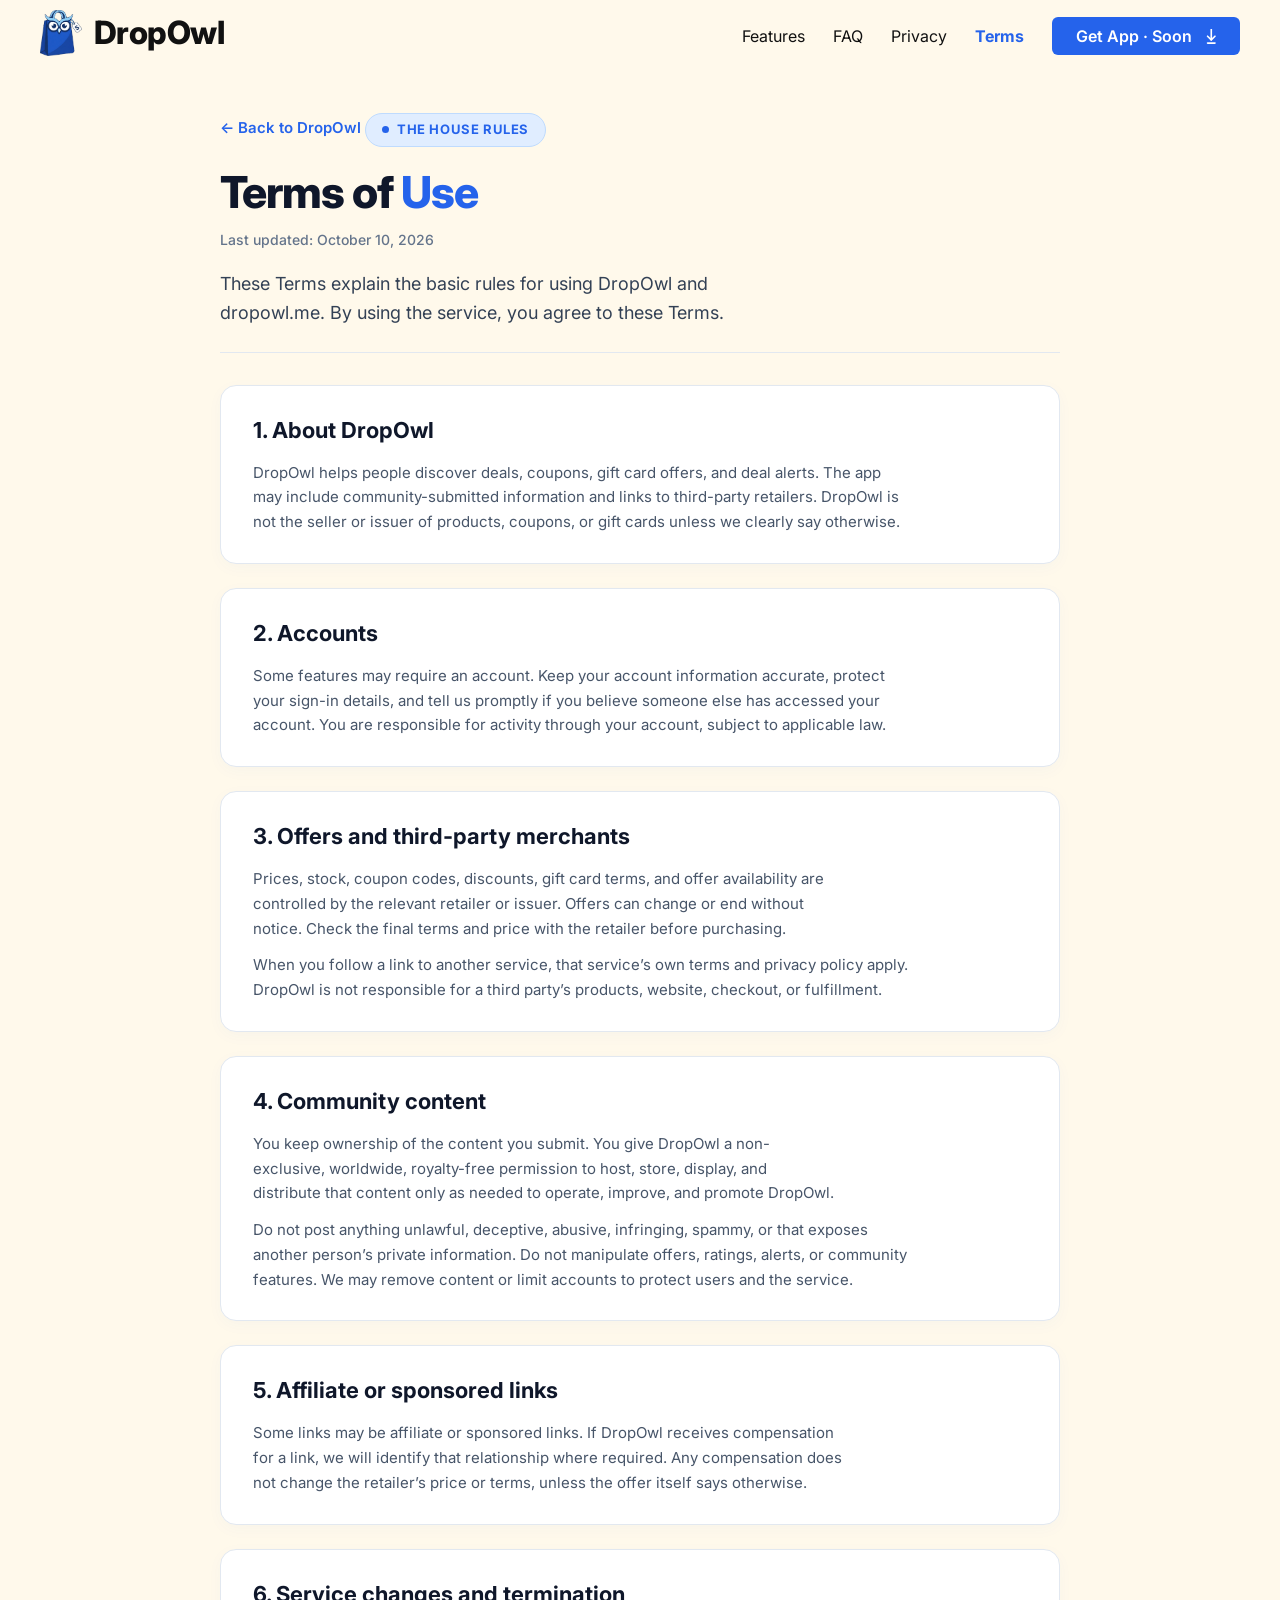
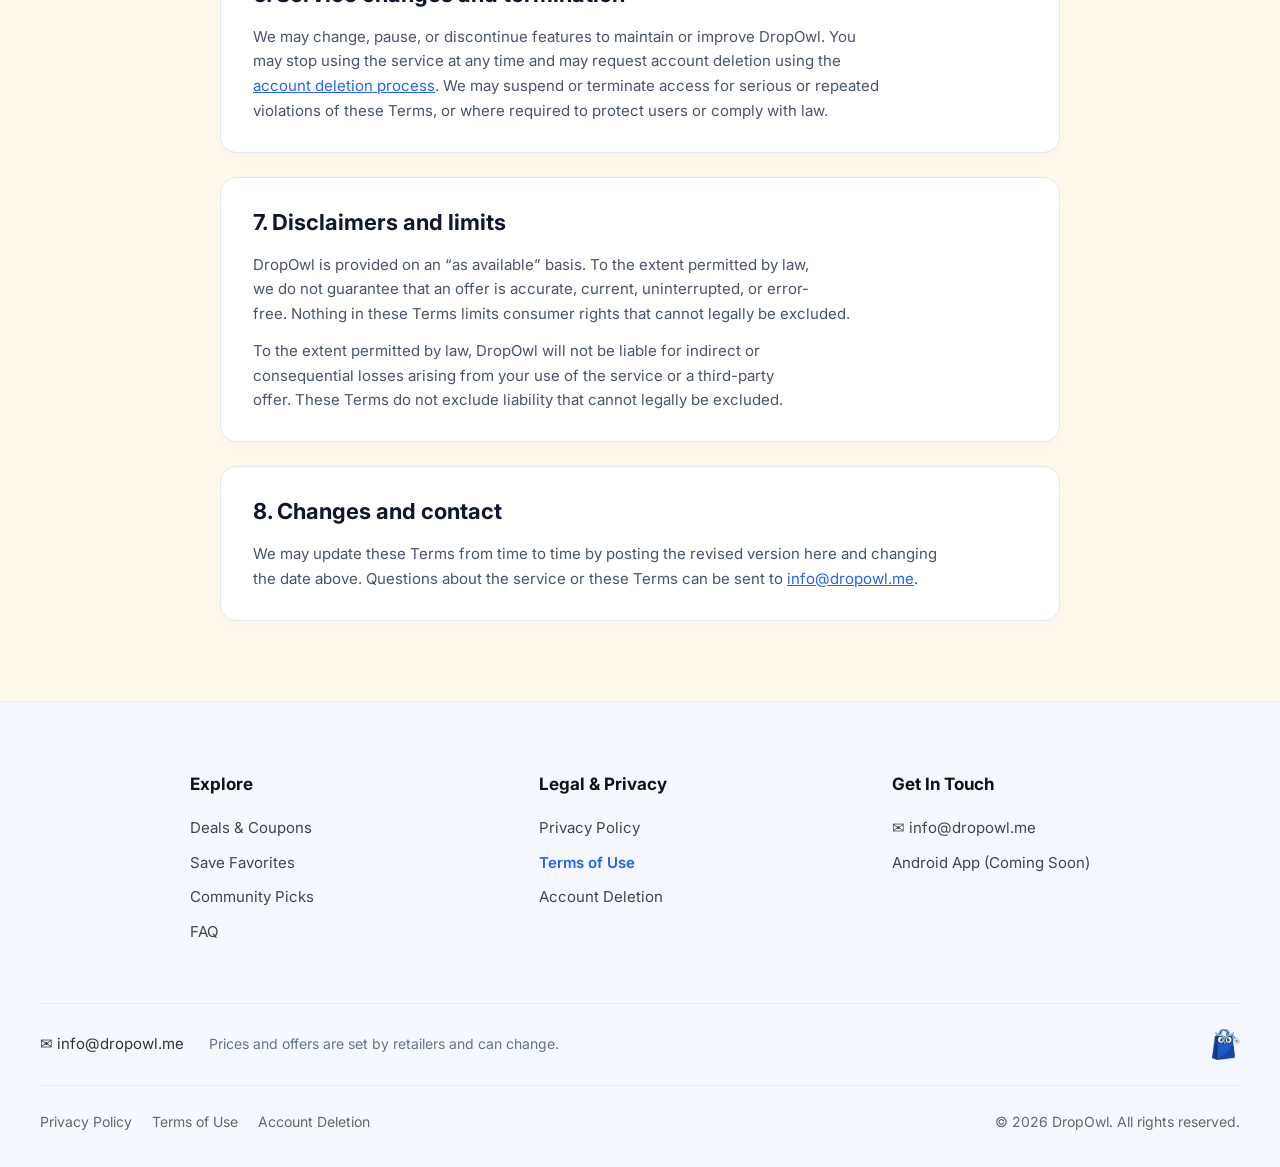
<file: terms.html>
<!DOCTYPE html>
<html lang="en">
<head>
    <meta charset="utf-8">
    <meta name="viewport" content="width=device-width, initial-scale=1.0, maximum-scale=5.0">
    <title>Terms of Use | DropOwl</title>
    <meta name="description" content="Read the DropOwl Terms of Use for account rules, retailer offers, community content and third-party links.">
    <link rel="icon" href="assets/brand-logo-icon.png" type="image/png">
    
    <!-- Open Graph Metadata -->
    <meta property="og:title" content="Terms of Use | DropOwl">
    <meta property="og:description" content="Read the DropOwl Terms of Use for account rules, retailer offers, community content and third-party links.">
    <meta property="og:image" content="assets/brand-logo-icon.png">
    <meta property="og:type" content="website">

    <!-- Fonts -->
    <link rel="preconnect" href="https://fonts.googleapis.com">
    <link rel="preconnect" href="https://fonts.gstatic.com" crossorigin>
    <link href="https://fonts.googleapis.com/css2?family=Caveat:wght@600;700&family=Inter:wght@400;500;600;700;800;900&display=swap" rel="stylesheet">
    
    <!-- Stylesheet -->
    <link rel="stylesheet" href="css/style.css?v=scroll-stability-20261013g">
</head>
<body class="zw-page-6946 i18n-en">

    <!-- Top Navigation Header -->
    <header>
        <div class="zw-product-header">
            <div class="content-wrap zw-flex">
                <div class="product-title">
                    <a href="index.html" aria-label="DropOwl Home" class="brand-link">
                        <img class="product-icon brand-logo-icon" alt="DropOwl Logo" src="assets/brand-logo-icon.png">
                        <span class="brand-title-text">DropOwl</span>
                    </a>
                </div>

                <div class="product-nav-links desktop-view">
                    <ul class="arattai-menu menu nav zw-flex">
                        <li class="leaf zmenu-features">
                            <a href="index.html#features">Features</a>
                        </li>
                        <li class="leaf zmenu-faq">
                            <a href="index.html#faq">FAQ</a>
                        </li>
                        <li class="leaf zmenu-privacy">
                            <a href="privacy.html">Privacy</a>
                        </li>
                        <li class="leaf zmenu-terms">
                            <a href="terms.html" style="color: #2563eb; font-weight: 700;">Terms</a>
                        </li>
                        <li class="leaf zmenu-download zwc-menu-btn">
                            <a href="index.html#download">Get App · Soon</a>
                        </li>
                    </ul>
                </div>

                <div class="header-mobile-right mobile-view">
                    <a class="zwc-menu-btn zmenu-download-small" href="index.html#download">Get App</a>
                    <button class="mobile-menu-toggle" id="menuToggle" aria-label="Toggle navigation menu" aria-expanded="false">
                        <span></span>
                        <span></span>
                        <span></span>
                    </button>
                </div>
            </div>
        </div>

        <!-- Mobile Drawer Navigation -->
        <div class="mobile-drawer" id="mobileDrawer">
            <div class="drawer-content">
                <ul class="mobile-nav-links">
                    <li><a href="index.html#features" class="mobile-nav-item">Features</a></li>
                    <li><a href="index.html#faq" class="mobile-nav-item">FAQ</a></li>
                    <li><a href="privacy.html" class="mobile-nav-item">Privacy Policy</a></li>
                    <li><a href="terms.html" class="mobile-nav-item" style="color: #2563eb; font-weight: 700;">Terms of Use</a></li>
                    <li><a href="delete-account.html" class="mobile-nav-item">Account Deletion</a></li>
                </ul>
                <div class="mobile-cta-group">
                    <a class="zwc-download-cta zwc-blackfill-cta" href="index.html#download">Get App · Soon</a>
                </div>
            </div>
        </div>
    </header>

    <main class="zwc-template-inner">
        <div class="zwc-pagewrapper">
            <div class="legal-main">
                <a class="back-link" href="index.html">← Back to DropOwl</a>
                <div class="eyebrow"><span class="eyebrow-dot"></span> THE HOUSE RULES</div>
                <h1>Terms of <span>Use</span></h1>
                <p class="policy-updated">Last updated: October 10, 2026</p>
                <p class="legal-lede">These Terms explain the basic rules for using DropOwl and dropowl.me. By using the service, you agree to these Terms.</p>

                <section class="policy-section" id="about">
                    <h2>1. About DropOwl</h2>
                    <p>DropOwl helps people discover deals, coupons, gift card offers, and deal alerts. The app may include community-submitted information and links to third-party retailers. DropOwl is not the seller or issuer of products, coupons, or gift cards unless we clearly say otherwise.</p>
                </section>

                <section class="policy-section" id="accounts">
                    <h2>2. Accounts</h2>
                    <p>Some features may require an account. Keep your account information accurate, protect your sign-in details, and tell us promptly if you believe someone else has accessed your account. You are responsible for activity through your account, subject to applicable law.</p>
                </section>

                <section class="policy-section" id="offers">
                    <h2>3. Offers and third-party merchants</h2>
                    <p>Prices, stock, coupon codes, discounts, gift card terms, and offer availability are controlled by the relevant retailer or issuer. Offers can change or end without notice. Check the final terms and price with the retailer before purchasing.</p>
                    <p>When you follow a link to another service, that service’s own terms and privacy policy apply. DropOwl is not responsible for a third party’s products, website, checkout, or fulfillment.</p>
                </section>

                <section class="policy-section" id="community">
                    <h2>4. Community content</h2>
                    <p>You keep ownership of the content you submit. You give DropOwl a non-exclusive, worldwide, royalty-free permission to host, store, display, and distribute that content only as needed to operate, improve, and promote DropOwl.</p>
                    <p>Do not post anything unlawful, deceptive, abusive, infringing, spammy, or that exposes another person’s private information. Do not manipulate offers, ratings, alerts, or community features. We may remove content or limit accounts to protect users and the service.</p>
                </section>

                <section class="policy-section" id="sponsored">
                    <h2>5. Affiliate or sponsored links</h2>
                    <p>Some links may be affiliate or sponsored links. If DropOwl receives compensation for a link, we will identify that relationship where required. Any compensation does not change the retailer’s price or terms, unless the offer itself says otherwise.</p>
                </section>

                <section class="policy-section" id="service-changes">
                    <h2>6. Service changes and termination</h2>
                    <p>We may change, pause, or discontinue features to maintain or improve DropOwl. You may stop using the service at any time and may request account deletion using the <a href="delete-account.html">account deletion process</a>. We may suspend or terminate access for serious or repeated violations of these Terms, or where required to protect users or comply with law.</p>
                </section>

                <section class="policy-section" id="disclaimers">
                    <h2>7. Disclaimers and limits</h2>
                    <p>DropOwl is provided on an “as available” basis. To the extent permitted by law, we do not guarantee that an offer is accurate, current, uninterrupted, or error-free. Nothing in these Terms limits consumer rights that cannot legally be excluded.</p>
                    <p>To the extent permitted by law, DropOwl will not be liable for indirect or consequential losses arising from your use of the service or a third-party offer. These Terms do not exclude liability that cannot legally be excluded.</p>
                </section>

                <section class="policy-section" id="terms-contact">
                    <h2>8. Changes and contact</h2>
                    <p>We may update these Terms from time to time by posting the revised version here and changing the date above. Questions about the service or these Terms can be sent to <a href="mailto:info@dropowl.me">info@dropowl.me</a>.</p>
                </section>
            </div>
        </div>
    </main>

    <!-- Footer -->
    <footer class="zwf-new-footer">
        <div class="content-wrap">
            <div class="footer-links-grid">
                <div class="footer-col">
                    <h4>Explore</h4>
                    <ul>
                        <li><a href="index.html#features">Deals & Coupons</a></li>
                        <li><a href="index.html#features">Save Favorites</a></li>
                        <li><a href="index.html#features">Community Picks</a></li>
                        <li><a href="index.html#faq">FAQ</a></li>
                    </ul>
                </div>

                <div class="footer-col">
                    <h4>Legal & Privacy</h4>
                    <ul>
                        <li><a href="privacy.html">Privacy Policy</a></li>
                        <li><a href="terms.html" style="color: #2563eb; font-weight: 600;">Terms of Use</a></li>
                        <li><a href="delete-account.html">Account Deletion</a></li>
                    </ul>
                </div>

                <div class="footer-col">
                    <h4>Get In Touch</h4>
                    <ul>
                        <li><a href="mailto:info@dropowl.me">✉ info@dropowl.me</a></li>
                        <li><a href="index.html#download">Android App (Coming Soon)</a></li>
                    </ul>
                </div>
            </div>

            <div class="footer-bottom-row">
                <div class="footer-contacts">
                    <a href="mailto:info@dropowl.me">✉ info@dropowl.me</a>
                    <span style="color: #64748b; font-size: 14px;">Prices and offers are set by retailers and can change.</span>
                </div>
                <div class="footer-social-icons">
                    <img src="assets/brand-logo-icon.png" width="28" height="31" alt="DropOwl">
                </div>
            </div>

            <div class="footer-legal">
                <div class="legal-links">
                    <a href="privacy.html">Privacy Policy</a>
                    <a href="terms.html">Terms of Use</a>
                    <a href="delete-account.html">Account Deletion</a>
                </div>
                <p class="copyright">&copy; 2026 DropOwl. All rights reserved.</p>
            </div>
        </div>
    </footer>

    <!-- Interactive Script -->
    <script src="js/script.js"></script>
</body>
</html>
</file>
<file: css/style.css>
/* ==========================================================================
   ShopOwl / Arattai Clone - Pixel-to-Pixel Style System
   Extracted & Calibrated from https://www.arattai.in/
   ========================================================================== */

:root {
    --lang-br-right: 23px 23px 2px 23px;
    --lang-br-left: 23px 23px 23px 2px;
    --brand-soft-blue: #dbeafe;
    --brand-soft-blue-hover: #bfdbfe;
    --brand-blue: #2563eb;
    --brand-dark-navy: #070b22;
    --bg-page: #fff9eb;
    --border-color: #d9d4c9;
    
    --zf-secondary-extrabold: 'Inter', -apple-system, BlinkMacSystemFont, 'Segoe UI', Roboto, sans-serif;
    --zf-secondary-bold: 'Inter', -apple-system, BlinkMacSystemFont, 'Segoe UI', Roboto, sans-serif;
    --zf-secondary-semibold: 'Inter', -apple-system, BlinkMacSystemFont, 'Segoe UI', Roboto, sans-serif;
    --zf-secondary-medium: 'Inter', -apple-system, BlinkMacSystemFont, 'Segoe UI', Roboto, sans-serif;
    --zf-primary-regular: 'Inter', -apple-system, BlinkMacSystemFont, 'Segoe UI', Roboto, sans-serif;
    --zf-primary-medium: 'Inter', -apple-system, BlinkMacSystemFont, 'Segoe UI', Roboto, sans-serif;
    --zf-splfont-cursive-one-regular: 'Caveat', cursive, sans-serif;
}

* {
    box-sizing: border-box;
    margin: 0;
    padding: 0;
    text-wrap: balance;
}

html {
    scroll-behavior: smooth;
    -webkit-font-smoothing: antialiased;
    -moz-osx-font-smoothing: grayscale;
}

body {
    background-color: var(--bg-page);
    color: #111;
    font-family: var(--zf-primary-regular);
    font-size: 16px;
    line-height: 1.5;
    overflow-x: clip;
    width: 100%;
}

a {
    color: inherit;
    text-decoration: none;
}

ul {
    list-style: none;
}

img {
    max-width: 100%;
    height: auto;
    display: block;
}

.zw-flex, .zwc-flex {
    display: flex;
}

.zwc-pagewrapper {
    background-color: var(--bg-page);
}

.content-wrap {
    max-width: 1440px;
    margin: 0 auto;
    padding: 0 40px;
    width: 100%;
}

/* ==========================================================================
   Header & Navigation
   ========================================================================== */
header {
    background-color: var(--bg-page);
    position: sticky;
    top: 0;
    z-index: 1000;
}

.zw-product-header {
    background: var(--bg-page);
    transition: background-color 0.3s ease;
}

.zw-product-header .content-wrap {
    display: flex;
    justify-content: space-between;
    align-items: center;
    min-height: 68px;
    padding: 10px 40px;
    max-width: 1600px;
    margin: 0 auto;
    border-bottom: 1px solid transparent;
    transition: border-bottom-color 0.25s ease;
}

.zw-product-header .content-wrap.active {
    border-bottom-color: var(--border-color);
}

.brand-link {
    display: inline-flex;
    align-items: center;
    gap: 12px;
    text-decoration: none;
}

.brand-logo-icon {
    height: 46px;
    width: auto;
    max-width: 52px;
    border-radius: 0;
    object-fit: contain;
    display: block;
    box-shadow: none;
    background: transparent;
}

.brand-title-text {
    font-size: 32px;
    font-family: var(--zf-secondary-extrabold);
    font-weight: 800;
    color: #111;
    letter-spacing: -0.5px;
    line-height: 1;
}

.product-nav-links .arattai-menu {
    display: flex;
    align-items: center;
    gap: 28px;
    list-style: none;
    margin: 0;
    padding: 0;
}

.arattai-menu a {
    font-family: var(--zf-primary-medium);
    font-size: 16px;
    color: #111;
    text-decoration: none;
}

.arattai-menu li.zmenu-download a {
    background-color: #2563eb;
    color: #ffffff;
    padding: 8px 48px 8px 24px;
    border-radius: 6px;
    display: inline-block;
    cursor: pointer;
    position: relative;
    font-weight: 600;
    line-height: 1.4;
    transition: background-color 0.2s ease;
}

.arattai-menu li.zmenu-download a:hover {
    background-color: #1d4ed8;
}

.arattai-menu li.zmenu-download a:after {
    content: "";
    position: absolute;
    width: 13px;
    height: 18px;
    background-image: url('../assets/download-icon.svg');
    background-repeat: no-repeat;
    background-position: center;
    right: 22px;
    top: 50%;
    transform: translateY(-50%) scale(0.9);
}

.arattai-menu li.zmenu-login a {
    background-color: #000000;
    color: #ffffff;
    padding: 8px 44px 8px 26px;
    border-radius: 6px;
    display: inline-block;
    cursor: pointer;
    position: relative;
    font-weight: 600;
    line-height: 1.4;
}

.arattai-menu li.zmenu-login a:after {
    content: "";
    position: absolute;
    border-right: 1.5px solid #fff;
    border-bottom: 1.5px solid #fff;
    width: 7px;
    height: 7px;
    transform: rotate(-45deg);
    right: 24px;
    top: 50%;
    margin-top: -3.5px;
}

/* Desktop & Mobile visibility defaults */
.desktop-view {
    display: block !important;
}

.mobile-view {
    display: none !important;
}

.mobile-drawer {
    display: none !important;
    position: fixed;
    top: 68px;
    left: 0;
    width: 100%;
    height: calc(100vh - 68px);
    background: var(--bg-page);
    z-index: 999;
    padding: 30px;
    overflow-y: auto;
}

.mobile-drawer.open {
    display: block !important;
}

/* ==========================================================================
   1. Hero Banner Section
   ========================================================================== */
section.zwc-banner-sectionwrap {
    padding-top: 60px;
    padding-bottom: 50px;
    background-color: var(--bg-page);
    position: relative;
    text-align: center;
}

.zwc-banner-sectionwrap .content-wrap {
    max-width: 1440px;
    margin: 0 auto;
    padding: 0 40px;
}

.zwc-banner-iwrap {
    display: flex;
    justify-content: center;
    align-items: center;
    text-align: center;
    width: 100%;
}

.zwc-banner-contentwrap {
    max-width: 860px;
    width: 100%;
    text-align: center;
    padding: 0;
    margin: 0 auto;
}

.zwc-banner-sectionwrap h1 {
    font-size: 64px;
    font-family: var(--zf-secondary-extrabold);
    font-weight: 800;
    line-height: 1.15;
    margin-bottom: 22px;
    color: #111;
    letter-spacing: -1px;
    text-align: center;
}

.zwc-banner-sectionwrap p {
    font-size: 22px;
    font-family: var(--zf-secondary-medium);
    line-height: 1.5;
    margin: 0 auto 36px;
    max-width: 640px;
    color: #222;
    text-align: center;
}

.zwc-cta-wrap {
    display: inline-flex;
    gap: 16px;
    list-style: none;
    padding: 0;
    margin: 0 auto;
    align-items: center;
    justify-content: center;
}

.zwc-cta-wrap li {
    display: flex;
}

.zwc-download-cta {
    background-color: #2563eb;
    color: #ffffff;
    font-size: 18px;
    font-family: var(--zf-secondary-semibold);
    width: 195px;
    height: 56px;
    display: inline-flex;
    align-items: center;
    justify-content: center;
    padding: 0 38px 0 20px;
    border-radius: 8px;
    cursor: pointer;
    position: relative;
    text-decoration: none;
    font-weight: 700;
    white-space: nowrap;
    box-sizing: border-box;
    transition: transform 0.2s ease, box-shadow 0.2s ease, background-color 0.2s ease;
}

.zwc-download-cta:hover {
    background-color: #1d4ed8;
    transform: translateY(-2px);
    box-shadow: 0 6px 18px rgba(37, 99, 235, 0.25);
}

.zwc-download-cta:after {
    content: "";
    position: absolute;
    width: 14px;
    height: 18px;
    background-image: url('../assets/download-icon.svg');
    background-repeat: no-repeat;
    background-position: center;
    right: 22px;
    top: 50%;
    transform: translateY(-50%);
}

a.zwc-download-cta.zwc-login-cta {
    background-color: #000;
    color: #fff;
    width: 195px;
    height: 56px;
    padding: 0 38px 0 20px;
    display: inline-flex;
    align-items: center;
    justify-content: center;
    box-sizing: border-box;
}

a.zwc-download-cta.zwc-login-cta:after {
    content: "";
    position: absolute;
    background-image: none;
    border-right: 2px solid #fff;
    border-bottom: 2px solid #fff;
    width: 8px;
    height: 8px;
    transform: rotate(-45deg);
    right: 25px;
    top: 50%;
    margin-top: -4px;
}

.zwc-banner-qr {
    display: flex;
    margin-top: 48px;
    justify-content: center;
    align-items: center;
    position: relative;
    gap: 24px;
}

.zwc-banner-qr img {
    max-width: 104px;
    box-shadow: 0 16px 36px rgba(240, 225, 191, 0.8);
    border: 1px solid #111;
    padding: 2px;
    border-radius: 8px;
    background: #fff;
}

.zwc-banner-sectionwrap .zwc-belfont {
    font-size: 26px;
    max-width: 160px;
    display: block;
    letter-spacing: 0.2px;
    text-align: left;
    line-height: 0.9;
    position: relative;
    top: 5px;
    font-family: var(--zf-splfont-cursive-one-regular);
    color: #111;
}

.zwc-arrow-top {
    position: relative;
    left: 0;
    bottom: 0;
    background: url('../assets/arrow-scan.svg') no-repeat center;
    background-size: contain;
    width: 40px;
    height: 55px;
    transform: scale(-1, 1) rotate(-45deg);
    pointer-events: none;
}

.zwc-banner-image {
    width: 55%;
    max-width: 820px;
    margin-top: 2%;
    border-radius: 40px;
    position: relative;
}

.zwc-banner-image-iwrap {
    position: relative;
    border-radius: 50px;
    z-index: 1;
    background: #fff9dc;
}

.zwc-banner-image-iwrap img {
    border-radius: 40px;
    display: block;
    width: 100%;
}

.zwc-banner-subimg {
    position: absolute;
    max-width: 460px;
    left: -8%;
    bottom: 5%;
    z-index: 2;
    min-width: 460px;
}

.zwc-banner-chat-widget {
    background-size: 585px auto;
    background-repeat: no-repeat;
    display: block;
    margin-left: auto;
    margin-bottom: 15px;
}

.bnr-sprite-part1 .zwc-banner-chat-widget1 {
    width: 173px;
    height: 46px;
    background-image: url('../assets/banner-chat-sprite1.svg');
    background-position: -311px 0;
}

.bnr-sprite-part1 .zwc-banner-chat-widget2 {
    width: 310px;
    height: 261px;
    background-image: url('../assets/banner-chat-sprite1.svg');
    background-position: 0 0;
    margin-bottom: 8px;
}

.bnr-sprite-part1 .zwc-banner-chat-widget3 {
    width: 145px;
    height: 14px;
    background-image: url('../assets/banner-chat-sprite1.svg');
    background-position: -125px -223px;
    margin-right: 30px;
    display: none;
}

.bnr-sprite-part1 .zwc-banner-chat-widget4 {
    width: 278px;
    height: 70px;
    background-image: url('../assets/banner-chat-sprite1.svg');
    background-position: -309px -48px;
}

.bnr-sprite-part1 .zwc-banner-chat-widget5 {
    width: 280px;
    height: 95px;
    background-image: url('../assets/banner-chat-sprite1.svg');
    background-position: -310px -120px;
    margin-right: 40px;
}

.zwc-path-connector {
    position: absolute;
    bottom: -880px;
    right: 9%;
    z-index: 1;
    pointer-events: none;
}

.connnector-1 {
    clip-path: polygon(0 0, 0 0, 0 100%, 0 100%);
}

.zwc-path-connector.active .connnector-1 {
    clip-path: polygon(0 0, 100% 0, 100% 100%, 0 100%);
    transition: 0.3s all;
}

.connnector-2 {
    stroke-dasharray: 700;
    stroke-dashoffset: 700;
}

.zwc-path-connector.active .connnector-2 {
    animation: 1.2s drawpath 0.3s forwards;
}

@keyframes drawpath {
    from { stroke-dashoffset: 700; }
    to { stroke-dashoffset: 0; }
}

/* ==========================================================================
   2. Multilingual Greetings & Dual Phones Section
   ========================================================================== */
.zwc-lang-sectionwrap {
    padding: 80px 0;
    position: relative;
    z-index: 1;
    background-color: transparent;
}

.zwc-lang-imgwrap {
    text-align: center;
    padding: 40px 0 60px;
    margin: 20px 0 60px;
    position: relative;
    z-index: 1;
}

.zwc-langimg-iwrap {
    display: inline-flex;
    justify-content: center;
    position: relative;
    z-index: 2;
}

.zwc-lang-dual-img {
    max-width: 440px;
    height: auto;
    display: block;
    margin: 0 auto;
    filter: drop-shadow(0 20px 40px rgba(0, 0, 0, 0.12));
    transition: transform 0.8s cubic-bezier(0.25, 1, 0.5, 1);
    transform: translateY(20px);
}

.sectionactive .zwc-lang-dual-img {
    transform: translateY(0);
}

@media only screen and (min-width: 768px) and (max-width: 1199px) {
    .zwc-lang-dual-img {
        max-width: 380px !important;
    }
}

.zwc-langimg-iwrap .img1 {
    max-width: 230px;
    transform: translate(50px, 0);
    z-index: 1;
    position: relative;
    transition: transform 0.8s cubic-bezier(0.25, 1, 0.5, 1);
    filter: drop-shadow(0 15px 35px rgba(0, 0, 0, 0.1));
}

.sectionactive .zwc-langimg-iwrap .img1 {
    transform: translate(50px, 70px);
}

.zwc-langimg-iwrap .img2 {
    max-width: 230px;
    transform: translate(0, 70px);
    transition: transform 0.8s cubic-bezier(0.25, 1, 0.5, 1);
    filter: drop-shadow(0 15px 35px rgba(0, 0, 0, 0.08));
}

.sectionactive .zwc-langimg-iwrap .img2 {
    transform: translate(0, 0);
}

.zwc-lang-text {
    position: absolute;
    padding: 10px 25px;
    border: 1px solid #111;
    font-size: 20px;
    font-family: var(--zf-secondary-medium);
    opacity: 0;
    background-color: transparent;
    color: #111;
    box-shadow: 0 8px 20px rgba(0, 0, 0, 0.05);
    transition: 0.6s all 0.4s cubic-bezier(0.65, 0.05, 0.36, 1);
    z-index: 3;
}

.sectionactive .zwc-lang-text {
    opacity: 1;
}

.zwc-lang-yellow-bg {
    border-color: #93c5fd;
    background-color: #dbeafe;
    color: #1e40af;
}

.zwc-lang-blue-bg {
    border-color: #2563eb;
    background-color: #2563eb;
    color: #fff;
}

.zwc-tamil { left: 20%; top: 20%; border-radius: var(--lang-br-right); }
.sectionactive .zwc-tamil { left: 6%; top: 7%; }

.zwc-english { right: 20%; top: 26%; border-radius: var(--lang-br-left); }
.sectionactive .zwc-english { right: 10%; top: 26%; }

.zwc-punjabi { top: 8%; left: 37%; border-radius: var(--lang-br-left); }
.sectionactive .zwc-punjabi { top: 3%; left: 29%; }

.zwc-hindi { right: 35%; top: 10%; border-radius: var(--lang-br-right); }
.sectionactive .zwc-hindi { right: 35%; top: 0; }

.zwc-oriya { left: 20%; top: 40%; border-radius: var(--lang-br-left); }
.sectionactive .zwc-oriya { left: 1%; top: 40%; }

.zwc-arabic { left: 19%; top: 58%; border-radius: var(--lang-br-right); }
.sectionactive .zwc-arabic { left: 11%; top: 58%; }

.zwc-telugu { right: 20%; top: 45%; border-radius: var(--lang-br-right); }
.sectionactive .zwc-telugu { right: 1%; top: 45%; }

.zwc-hindi1 { right: 20%; bottom: 25%; border-radius: var(--lang-br-left); }
.sectionactive .zwc-hindi1 { right: 15%; bottom: 30%; }

.zwc-gujarati { left: 20%; bottom: 12%; border-radius: var(--lang-br-right); }
.sectionactive .zwc-gujarati { left: 3%; bottom: 12%; }

.zwc-malayalam { left: 27%; bottom: -10%; border-radius: var(--lang-br-left); }
.sectionactive .zwc-malayalam { bottom: 0; left: 27%; }

.zwc-hindi2 { right: 25%; bottom: -10%; border-radius: var(--lang-br-right); }
.sectionactive .zwc-hindi2 { bottom: 2%; right: 15%; }

.zwc-turkish { top: 60px; right: 120px; border-radius: var(--lang-br-right); }
.sectionactive .zwc-turkish { top: 0; right: 20px; }

.zwc-japanese { top: 45%; left: 24%; border-radius: var(--lang-br-left); }
.sectionactive .zwc-japanese { top: 30%; left: 13%; }

.zwc-russian { border-radius: var(--lang-br-right); bottom: 7%; right: 39%; }
.sectionactive .zwc-russian { bottom: 0; right: 39%; }

/* ==========================================================================
   3. "Why Arattai? / Why ShopOwl?" 5 Cards Grid
   ========================================================================== */
section.zwc-grid-sectionwrap {
    padding: 60px 0 100px;
    background-color: var(--bg-page);
}

.zwc-grid-content-wrap {
    max-width: 750px;
    margin: 0 auto;
    text-align: center;
}

.zwc-grid-content-wrap h2 {
    font-size: 68px;
    font-family: var(--zf-secondary-extrabold);
    font-weight: 800;
    line-height: 1.1;
    margin-bottom: 20px;
    color: #111;
}

.zwc-grid-content-wrap p {
    font-size: 22px;
    font-family: var(--zf-secondary-medium);
    line-height: 1.5;
    color: #333;
}

.zwc-grid-iwrap .zwc-why-main.zwc-flex {
    --card-col-wid: 30%;
    display: flex;
    justify-content: center;
    flex-wrap: wrap;
    margin-top: 80px;
    max-width: 1400px;
    margin-left: auto;
    margin-right: auto;
}

.zwc-why-main .zwc-grid-box {
    flex: 0 0 var(--card-col-wid);
    max-width: var(--card-col-wid);
    margin: 0 18px 60px;
    width: auto;
    text-align: center;
    position: relative;
}

.zwc-grid-box:before {
    content: "";
    position: absolute;
    z-index: 0;
    width: 100%;
    height: 75%;
    background-color: #fff;
    bottom: 0;
    left: 0;
    border-radius: 12px;
    box-shadow: 15px 24px 48px #F2E7CDB3;
}

.zwc-features-img {
    position: relative;
    z-index: 1;
}

.zwc-mobile-bg {
    max-width: 420px;
    width: 100%;
    height: auto;
    margin: 0 auto;
    display: block;
    filter: blur(0);
    transition: 0.8s opacity ease;
}

.zwc-features-img img {
    margin-bottom: -10px;
}

.zwc-features-content {
    position: relative;
    z-index: 1;
    max-width: 358px;
    margin: 30px auto;
    padding: 0 10px;
}

.zwc-features-content h3 {
    font-family: var(--zf-secondary-bold);
    font-size: 28px;
    font-weight: 700;
    margin-bottom: 12px;
    color: #111;
}

.zwc-features-content p {
    font-size: 18px;
    margin-bottom: 50px;
    color: #444;
    line-height: 1.5;
}

/* Card 1: Communicate Bubbles */
.zwc-chat-com {
    position: absolute;
    left: 0;
    top: 0;
    width: 100%;
}

.zwc-com-bubble {
    position: relative;
    z-index: 1;
    display: block;
}

.zwc-com-bubble1 {
    margin-left: auto;
    margin-top: 25px;
    right: 5%;
    max-width: 300px;
    width: 73%;
}

.zwc-com-bubble2 {
    margin-left: auto;
    margin-top: 15px;
    right: 5%;
    max-width: 209px;
    width: 52%;
}

.zwc-com-bubble3 { display: none !important; }

.zwc-com-bubble4 {
    max-width: 61px;
    width: 17%;
    margin-right: auto;
    margin-top: 13px;
    left: 10%;
}

.zwc-com-bubble5 {
    margin-right: auto;
    margin-top: 15px;
    max-width: 209px;
    width: 52%;
    left: 5%;
}

/* Card 3: Brand Logos Revolving Animation (Flipkart, Myntra, Meesho, Ajio, Tata CLiQ) */
.zwc-emoji-wrap {
    position: absolute;
    top: 20%;
    left: calc(50% - 150px);
    width: 300px;
    height: 300px;
    text-align: center;
}

.zwc-emojilist {
    position: absolute;
    transition: 1s all cubic-bezier(0.34, 1.56, 0.64, 1);
    width: 140px;
    height: 140px;
    transform: scale(0.48);
}

.zwc-brand-badge {
    background-color: #ffffff;
    border-radius: 50%;
    box-shadow: 0 14px 34px rgba(0, 0, 0, 0.16), 0 3px 8px rgba(0, 0, 0, 0.06);
    border: 3px solid #ffffff;
    padding: 16px;
    box-sizing: border-box;
    display: flex;
    align-items: center;
    justify-content: center;
}

.zwc-brand-badge img {
    width: 100%;
    height: 100%;
    object-fit: contain;
    display: block;
}

.zwc-emoji1 {
    top: 25%;
    left: 27%;
    transform: scale(1) rotate(0deg);
    z-index: 3;
}

.zwc-emoji2 {
    top: 10%;
    left: -21%;
    transform: scale(0.48) rotate(-15deg);
    z-index: 1;
}

.zwc-emoji3 {
    top: -26%;
    left: 20%;
    transform: scale(0.48) rotate(15deg);
    z-index: 1;
}

.zwc-emoji4 {
    top: -10%;
    left: 73%;
    transform: scale(0.48) rotate(20deg);
    z-index: 1;
}

.zwc-emoji5 {
    top: 68%;
    left: 70%;
    transform: scale(0.48) rotate(-10deg);
    z-index: 1;
}

/* Card 4: Reach bubble */
.zwc-organise-bubble {
    position: absolute;
    left: 5%;
    top: 39%;
    width: 90%;
    display: block;
}

.zwc-scalein-chat {
    opacity: 0;
    transform: scale(0.8);
    transition: 0.5s transform ease-in, 0.5s opacity ease;
}

.middle-animated .zwc-scalein-chat {
    opacity: 1;
    transform: scale(1);
}

/* Card 5: Share typewriter */
#zwc-share-text {
    max-width: 140px;
    display: block;
    position: absolute;
    top: calc(55% - 23px);
    color: #fff;
    left: calc(50% - 77px);
    font-size: 24px;
    font-family: var(--zf-secondary-bold);
    text-align: left;
    line-height: 1.3;
    border-bottom: 1px solid rgba(226, 226, 227, 0.5);
    padding-bottom: 10px;
    min-height: 60px;
}

.middle-animated #zwc-share-text::before {
    display: inline-block;
    vertical-align: bottom;
    width: 0;
    height: 1.2em;
    border-right: 2px solid #fff;
    margin-right: 5px;
}

/* Slide-up animations */
.zwc-slideup-chat {
    opacity: 0;
    transform: translateY(30px);
    transition-duration: 0.7s;
    transition-timing-function: cubic-bezier(0.21, 0.74, 0.28, 1.07);
    display: block;
}

.middle-animated .zwc-slideup-chat,
.anim-active.zwc-slideup-chat {
    opacity: 1;
    transform: translateY(0);
}

.zwc-delay1 { transition-delay: 0.4s; }
.zwc-delay2 { transition-delay: 1.0s; }
.zwc-delay3 { transition-delay: 1.6s; }
.zwc-delay4 { transition-delay: 2.2s; }
.zwc-delay5 { transition-delay: 2.8s; }

/* ==========================================================================
   4. FAQ Section
   ========================================================================== */
section.zwc-faq-wrap {
    background-color: #070b22;
    margin-top: 180px;
    color: #fff;
    position: relative;
    overflow-x: clip;
    padding-bottom: 90px;
}

.zwc-faq-wrap::before {
    content: "";
    width: 130%;
    height: 430px;
    position: absolute;
    top: -80px;
    background-color: #070b23;
    border-radius: 100%;
    left: -15%;
}

.zwc-faq-iwrap {
    position: relative;
    padding-top: 80px;
    max-width: 840px;
    margin: 0 auto;
}

.zwc-faq-wrap h2 {
    font-size: 55px;
    font-family: var(--zf-secondary-extrabold);
    text-align: center;
    margin: 0 auto 75px;
}

.zwc-accordian {
    max-width: 840px;
    margin: auto;
    list-style: none;
    padding: 0;
}

.zwc-accordian-lists {
    border-bottom: 1px solid #1e254b;
    margin-top: 30px;
    padding-bottom: 10px;
}

.zwc-accordian-lists h3 button {
    font-size: 22px;
    font-family: var(--zf-secondary-semibold);
    position: relative;
    padding: 0 35px 0 0;
    margin-bottom: 20px;
    cursor: pointer;
    background: 0;
    border: 0;
    color: #fff;
    display: block;
    width: 100%;
    text-align: left;
}

.zwc-accordian-lists h3 button::before {
    content: "+";
    position: absolute;
    right: 0;
    color: #60a5fa;
    font-size: 30px;
    font-family: var(--zf-primary-thin, sans-serif);
    top: -6px;
}

.zwc-accordian-lists.active h3 button::before {
    content: "";
    width: 15px;
    height: 2px;
    background: #60a5fa;
    top: 15px;
}

.zwc-accordian-lists p {
    font-size: 18px;
    margin: 0;
    font-family: var(--zf-secondary-medium);
    padding-right: 25px;
    padding-bottom: 20px;
    color: #b0b5d0;
    line-height: 1.6;
    display: none;
}

.zwc-accordian-lists.active p {
    display: block;
    animation: fadeIn 0.3s ease;
}

.learn-btn {
    text-align: center;
    margin-top: 40px;
}

.learn-btn a {
    background-color: #2563eb;
    color: #fff;
    font-size: 16px;
    font-family: var(--zf-secondary-semibold);
    border-radius: 8px;
    display: inline-block;
    cursor: pointer;
    padding: 12px 28px;
    border: 1px solid #2563eb;
    text-decoration: none;
    transition: background-color 0.2s ease;
}

.learn-btn a:hover {
    background-color: #1d4ed8;
}

/* ==========================================================================
   5. "Running a business?" Section
   ========================================================================== */
section.zwc-footer-sectionwrap {
    padding: 140px 0;
    background-color: #070b22;
}

.zwc-business-section .zwc-footer-iwrap {
    max-width: 1200px;
    margin: 0 auto;
    background: linear-gradient(135deg, #dbeafe 0%, #bfdbfe 100%);
    border: 1px solid #93c5fd;
    padding: 100px 0;
    border-radius: 60px;
    justify-content: space-between;
    position: relative;
    overflow: hidden;
    display: flex;
}

.zwc-business-section .zwc-footer-content {
    display: flex;
    flex-direction: column;
    justify-content: center;
    max-width: 60%;
    flex: 0 0 70%;
    gap: 30px;
    padding-left: 120px;
}

.zwc-business-section h2 {
    font-size: 48px;
    font-family: var(--zf-secondary-extrabold);
    line-height: 1.15;
    margin-bottom: 0;
    color: #0f172a;
}

.zwc-business-section p {
    font-size: 20px;
    font-family: var(--zf-primary-semibold);
    margin-bottom: 0;
    color: #334155;
}

a.zwc-bf-cta.zwc-chevron-btn {
    background-color: #2563eb;
    color: #fff;
    font-size: 18px;
    font-family: var(--zf-secondary-semibold);
    padding: 15px 55px 15px 30px;
    border-radius: 8px;
    display: inline-block;
    cursor: pointer;
    position: relative;
    margin: 0 auto 0 0;
    text-decoration: none;
    transition: background-color 0.2s ease;
}

a.zwc-bf-cta.zwc-chevron-btn:hover {
    background-color: #1d4ed8;
}

a.zwc-bf-cta.zwc-chevron-btn:after {
    content: "";
    position: absolute;
    border-right: 1.5px solid #fff;
    border-bottom: 1.5px solid #fff;
    width: 8px;
    height: 8px;
    transform: rotate(-45deg);
    right: 32px;
    top: 50%;
    margin-top: -4px;
}

.zwc-business-img {
    width: 40%;
    margin: auto;
    display: flex;
    align-items: flex-end;
    position: absolute;
    right: 0;
    bottom: 0;
}

.zwc-business-img img {
    display: block;
    max-width: 420px;
}

/* ==========================================================================
   6. Footer (White Clean Style matching PDF & Arattai)
   ========================================================================== */
footer.zwf-new-footer {
    background-color: #f5f8ff;
    color: #111111;
    padding: 70px 0 35px;
    border-top: 1px solid #eaeaea;
}

.footer-links-grid {
    display: flex;
    justify-content: space-between;
    max-width: 900px;
    margin: 0 auto 50px;
    gap: 40px;
}

.footer-col h4 {
    font-size: 17px;
    font-family: var(--zf-secondary-bold);
    margin-bottom: 18px;
    color: #111;
}

.footer-col ul {
    list-style: none;
    padding: 0;
    margin: 0;
}

.footer-col ul li {
    margin-bottom: 10px;
}

.footer-col ul li a {
    color: #444;
    font-size: 15px;
    text-decoration: none;
    transition: color 0.2s ease;
}

.footer-col ul li a:hover {
    color: #000;
    text-decoration: underline;
}

.footer-bottom-row {
    display: flex;
    justify-content: space-between;
    align-items: center;
    padding: 25px 0;
    border-top: 1px solid #eaeaea;
    border-bottom: 1px solid #eaeaea;
    margin-bottom: 25px;
}

.footer-contacts {
    display: flex;
    gap: 25px;
    font-size: 15px;
    color: #333;
}

.footer-contacts a {
    color: #333;
    text-decoration: none;
}

.footer-social-icons {
    display: flex;
    align-items: center;
    gap: 15px;
}

.footer-legal {
    display: flex;
    justify-content: space-between;
    align-items: center;
    font-size: 14px;
    color: #666;
}

.footer-legal .legal-links {
    display: flex;
    gap: 20px;
}

.footer-legal a {
    color: #666;
    text-decoration: none;
}

.footer-legal a:hover {
    text-decoration: underline;
}

/* ==========================================================================
   Responsive Breakpoints
   ========================================================================== */
@media only screen and (max-width: 1440px) {
    .zwc-banner-sectionwrap h1 { font-size: 55px; }
    .zwc-banner-sectionwrap p { font-size: 18px; }
    .zwc-grid-content-wrap h2 { font-size: 55px; }
    .zwc-grid-content-wrap p { font-size: 20px; }
    .zwc-banner-image { max-width: 650px; }
    .zwc-lang-imgwrap { margin: 70px 0 120px; padding: 110px 0 160px; }
    .zwc-path-connector { bottom: -166%; right: 4%; }
}

@media only screen and (max-width: 1280px) {
    .zwc-banner-sectionwrap h1 { font-size: 42px; }
    .zwc-banner-qr { gap: 20px; max-width: 300px; margin: 40px auto 0; }
    .zwc-banner-qr img { max-width: 100px; }
    .zwc-path-connector { bottom: -160%; }
    .zwc-why-main .zwc-grid-box { flex: 0 0 45%; max-width: 45%; }
}

@media only screen and (max-width: 991px) {
    html,
    body {
        overscroll-behavior: none;
        touch-action: pan-y pinch-zoom;
    }
    header {
        position: fixed;
        inset: 0 0 auto;
        width: 100%;
    }
    body > header + main {
        padding-top: 68px;
    }
    body > header + main.legal-main {
        margin-top: 0;
    }
    html {
        scroll-padding-top: 76px;
    }
    .zw-product-header .content-wrap {
        min-height: 68px;
        padding: 10px 20px;
    }
    .product-title {
        min-width: 0;
    }
    .header-mobile-right {
        flex: 0 0 auto;
        align-items: center;
    }
    .desktop-view { display: none !important; }
    .mobile-view { display: flex !important; }
    .zmenu-download-small {
        display: inline-block !important;
        background-color: #2563eb !important;
        color: #ffffff !important;
        padding: 7px 18px !important;
        border-radius: 6px !important;
        font-size: 14px !important;
        font-weight: 600 !important;
        text-decoration: none !important;
        line-height: 1.4 !important;
        transition: background-color 0.2s ease;
    }
    .zmenu-download-small:hover {
        background-color: #1d4ed8 !important;
    }
    .zwc-banner-iwrap { flex-direction: column; text-align: center; }
    .zwc-banner-contentwrap {
        width: 100% !important;
        max-width: 100% !important;
        margin: 0 auto !important;
        padding: 20px 15px 0 !important;
        text-align: center !important;
    }
    .zwc-banner-sectionwrap h1 { font-size: 42px !important; margin-bottom: 18px !important; }
    .zwc-banner-sectionwrap p { font-size: 18px !important; margin-bottom: 25px !important; }
    .zwc-cta-wrap { justify-content: center !important; }
    .zwc-banner-qr { display: none !important; }
    .zwc-banner-image { display: none !important; }
    .zwc-path-connector { display: none !important; }
    .zwc-grid-content-wrap h2 { font-size: 42px !important; }
    .zwc-grid-content-wrap p { font-size: 18px !important; padding: 0 15px; }
    .zwc-why-main.zwc-flex { --card-col-wid: 100% !important; margin-top: 40px !important; }
    .zwc-why-main .zwc-grid-box { flex: 0 0 100%; max-width: 420px !important; margin: 0 auto 50px !important; width: 92% !important; }
    .zwc-faq-wrap { margin-top: 80px !important; }
    .zwc-faq-wrap h2 { font-size: 34px !important; margin: 0 auto 35px !important; }
    .zwc-faq-wrap::before { height: 180px !important; top: -40px !important; }
    .zwc-business-section .zwc-footer-iwrap {
        padding: 60px 0 0;
        gap: 30px;
        flex-direction: column;
    }
    .zwc-business-section .zwc-footer-content {
        max-width: 100%;
        flex: 0 0 100%;
        padding: 0 20px;
        text-align: center;
        align-items: center;
    }
    .zwc-business-img {
        position: relative;
        width: 100%;
        justify-content: center;
    }
}

@media only screen and (max-width: 767px) {
    .content-wrap { padding: 0 20px !important; }
    .brand-logo-icon { height: 38px !important; width: auto !important; max-width: 44px !important; box-shadow: none !important; border-radius: 0 !important; }
    .brand-title-text { font-size: 26px !important; }
    .zwc-banner-sectionwrap { padding-top: 35px !important; padding-bottom: 25px !important; }
    .zwc-banner-sectionwrap h1 { font-size: 32px !important; line-height: 1.2 !important; margin-bottom: 14px !important; }
    .zwc-banner-sectionwrap p { font-size: 15px !important; line-height: 1.5 !important; margin-bottom: 20px !important; }
    .zwc-hero-cta-center {
        margin: 20px auto 12px !important;
        width: 100% !important;
        display: flex !important;
        justify-content: center !important;
    }
    .play-badge-pill {
        padding: 11px 26px !important;
        border-radius: 12px !important;
        max-width: 250px !important;
    }
    .play-symbol {
        width: 22px !important;
        height: 25px !important;
    }
    .play-badge-sub {
        font-size: 9px !important;
    }
    .play-badge-main {
        font-size: 16px !important;
    }
    .landing-download-note {
        font-size: 13px !important;
        padding: 0 12px !important;
        margin-top: 12px !important;
    }
    .zwc-cta-wrap {
        display: flex !important;
        justify-content: center !important;
        align-items: center !important;
        gap: 12px !important;
        width: 100% !important;
        max-width: 350px !important;
        margin: 0 auto !important;
    }
    .zwc-cta-wrap li {
        flex: 1 1 0 !important;
        max-width: 160px !important;
        display: flex !important;
    }
    .zwc-download-cta,
    a.zwc-download-cta.zwc-login-cta {
        width: 100% !important;
        min-width: 0 !important;
        max-width: 160px !important;
        height: 50px !important;
        font-size: 15px !important;
        padding: 0 32px 0 14px !important;
        white-space: nowrap !important;
        text-align: center !important;
        box-sizing: border-box !important;
    }
    .zwc-download-cta:after {
        right: 14px !important;
        width: 12px !important;
        height: 15px !important;
    }
    a.zwc-download-cta.zwc-login-cta:after {
        right: 18px !important;
        width: 7px !important;
        height: 7px !important;
        margin-top: -3.5px !important;
    }
    .zwc-banner-qr { display: none !important; }
    .zwc-grid-content-wrap h2 { font-size: 34px !important; }
    .zwc-lang-imgwrap { margin: 60px 0 !important; padding: 80px 0 120px !important; }
    .zwc-lang-dual-img {
        max-width: 245px !important;
        margin: 0 auto !important;
    }
    .zwc-langimg-iwrap .img1,
    .zwc-langimg-iwrap .img2 {
        max-width: 160px !important;
    }
    .sectionactive .zwc-langimg-iwrap .img1 {
        transform: translate(25px, 40px) !important;
    }
    .zwc-lang-text { font-size: 14px !important; padding: 6px 14px !important; }
    .sectionactive .zwc-hindi1,
    .sectionactive .zwc-hindi2,
    .sectionactive .zwc-punjabi,
    .sectionactive .zwc-japanese,
    .sectionactive .zwc-turkish,
    .sectionactive .zwc-russian {
        display: none !important;
    }
    .sectionactive .zwc-oriya { top: 15% !important; left: 2% !important; }
    .sectionactive .zwc-tamil { left: 6% !important; top: 4% !important; }
    .sectionactive .zwc-english { right: 2% !important; top: 6% !important; }
    .sectionactive .zwc-hindi { right: 26% !important; top: -38px !important; }
    .sectionactive .zwc-arabic { left: 2% !important; bottom: 8% !important; top: unset !important; }
    .sectionactive .zwc-gujarati { left: 18% !important; bottom: 0 !important; }
    .sectionactive .zwc-telugu { right: 3% !important; bottom: -38px !important; top: unset !important; }
    .sectionactive .zwc-malayalam { right: 2% !important; bottom: 14% !important; left: unset !important; }
    .zwc-business-section h2 { font-size: 32px !important; }
    .zwc-business-section p { font-size: 16px !important; }
    .zwc-business-img img { max-width: 260px !important; }
    .footer-links-grid { flex-direction: column; gap: 30px; text-align: center; }
    .footer-bottom-row { flex-direction: column; gap: 15px; text-align: center; }
    .footer-legal { flex-direction: column; gap: 12px; text-align: center; }
    .request-steps { grid-template-columns: 1fr; }
}

/* ==========================================================================
   7. Eyebrow & Badges
   ========================================================================== */
.eyebrow {
    display: inline-flex;
    align-items: center;
    gap: 8px;
    font-size: 13px;
    font-weight: 700;
    letter-spacing: 0.6px;
    text-transform: uppercase;
    color: #2563eb;
    background: #e0edff;
    padding: 6px 16px;
    border-radius: 999px;
    margin-bottom: 20px;
    border: 1px solid #bfdbfe;
}

.eyebrow-dot {
    width: 7px;
    height: 7px;
    border-radius: 50%;
    background-color: #2563eb;
    display: inline-block;
}

.play-badge-pill {
    display: inline-flex;
    align-items: center;
    justify-content: center;
    gap: 12px;
    background: #0f172a;
    color: #ffffff;
    padding: 12px 30px;
    border-radius: 14px;
    box-shadow: 0 4px 16px rgba(15, 23, 42, 0.18);
    text-decoration: none;
    transition: transform 0.2s ease, box-shadow 0.2s ease, background 0.2s ease;
}

.play-badge-pill:hover {
    transform: translateY(-2px);
    box-shadow: 0 8px 24px rgba(15, 23, 42, 0.26);
    background: #1e293b;
}

.play-symbol {
    width: 24px;
    height: 27px;
    flex-shrink: 0;
}

.play-badge-copy {
    display: flex;
    flex-direction: column;
    text-align: left;
    line-height: 1.15;
}

.play-badge-sub {
    font-size: 10px;
    letter-spacing: 0.8px;
    text-transform: uppercase;
    color: #94a3b8;
    font-weight: 600;
}

.play-badge-main {
    font-size: 17px;
    color: #ffffff;
    font-weight: 700;
    font-family: var(--zf-secondary-bold);
    letter-spacing: -0.2px;
}

.landing-download-note {
    font-size: 14px;
    color: #64748b;
    margin-top: 14px;
    max-width: 480px;
    margin-left: auto;
    margin-right: auto;
    line-height: 1.5;
}

/* ==========================================================================
   8. Legal & Policy Pages (Privacy, Terms, Account Deletion)
   ========================================================================== */
.legal-main {
    max-width: 900px;
    margin: 40px auto 80px;
    padding: 0 30px;
}

.back-link {
    display: inline-flex;
    align-items: center;
    gap: 8px;
    color: #2563eb;
    font-weight: 600;
    font-size: 15px;
    margin-bottom: 24px;
    transition: transform 0.2s ease;
}

.back-link:hover {
    transform: translateX(-3px);
}

.legal-main h1 {
    font-size: 44px;
    font-weight: 800;
    color: #0f172a;
    letter-spacing: -1px;
    line-height: 1.15;
    margin-bottom: 12px;
}

.legal-main h1 span {
    color: #2563eb;
}

.policy-updated {
    font-size: 14px;
    color: #64748b;
    font-weight: 500;
    margin-bottom: 20px;
}

.legal-lede {
    font-size: 18px;
    line-height: 1.6;
    color: #334155;
    margin-bottom: 32px;
    padding-bottom: 24px;
    border-bottom: 1px solid #e2e8f0;
}

.policy-section {
    background: #ffffff;
    border: 1px solid #e2e8f0;
    border-radius: 16px;
    padding: 28px 32px;
    margin-bottom: 24px;
    box-shadow: 0 4px 16px rgba(37, 99, 235, 0.03);
}

.policy-section h2 {
    font-size: 22px;
    font-weight: 700;
    color: #0f172a;
    margin-bottom: 14px;
}

.policy-section p {
    font-size: 15px;
    line-height: 1.65;
    color: #475569;
    margin-bottom: 12px;
}

.policy-section p:last-child {
    margin-bottom: 0;
}

.policy-section a {
    color: #2563eb;
    text-decoration: underline;
}

.request-panel {
    background: #ffffff;
    border: 1.5px solid #bfdbfe;
    border-radius: 18px;
    padding: 36px;
    margin: 28px 0;
    box-shadow: 0 8px 24px rgba(37, 99, 235, 0.06);
}

.request-count {
    font-size: 12px;
    font-weight: 700;
    color: #2563eb;
    letter-spacing: 1px;
    margin-bottom: 10px;
}

.request-panel h2 {
    font-size: 26px;
    font-weight: 700;
    color: #0f172a;
    margin-bottom: 14px;
}

.request-panel p {
    font-size: 16px;
    line-height: 1.6;
    color: #475569;
    margin-bottom: 22px;
}

.request-button {
    display: inline-flex;
    align-items: center;
    gap: 8px;
    background: #2563eb;
    color: #ffffff;
    padding: 12px 28px;
    border-radius: 8px;
    font-weight: 600;
    font-size: 15px;
    text-decoration: none;
    transition: background 0.2s ease;
}

.request-button:hover {
    background: #1d4ed8;
}

.email-placeholder {
    display: inline-block;
    margin-left: 16px;
    font-weight: 600;
    color: #64748b;
    font-size: 14px;
}

.request-steps {
    display: grid;
    grid-template-columns: 1fr 1fr;
    gap: 20px;
    margin-bottom: 28px;
}

.request-steps article {
    background: #ffffff;
    border: 1px solid #e2e8f0;
    border-radius: 16px;
    padding: 24px;
    display: flex;
    gap: 16px;
}

.request-steps article span {
    font-size: 20px;
    font-weight: 800;
    color: #2563eb;
}

.request-steps article h3 {
    font-size: 17px;
    font-weight: 700;
    color: #0f172a;
    margin-bottom: 6px;
}

.request-steps article p {
    font-size: 14px;
    color: #64748b;
    line-height: 1.5;
}

.legal-footnote {
    font-size: 14px;
    color: #64748b;
    line-height: 1.6;
    padding: 16px 20px;
    background: #eff6ff;
    border-radius: 10px;
    border-left: 4px solid #2563eb;
}
</file>
